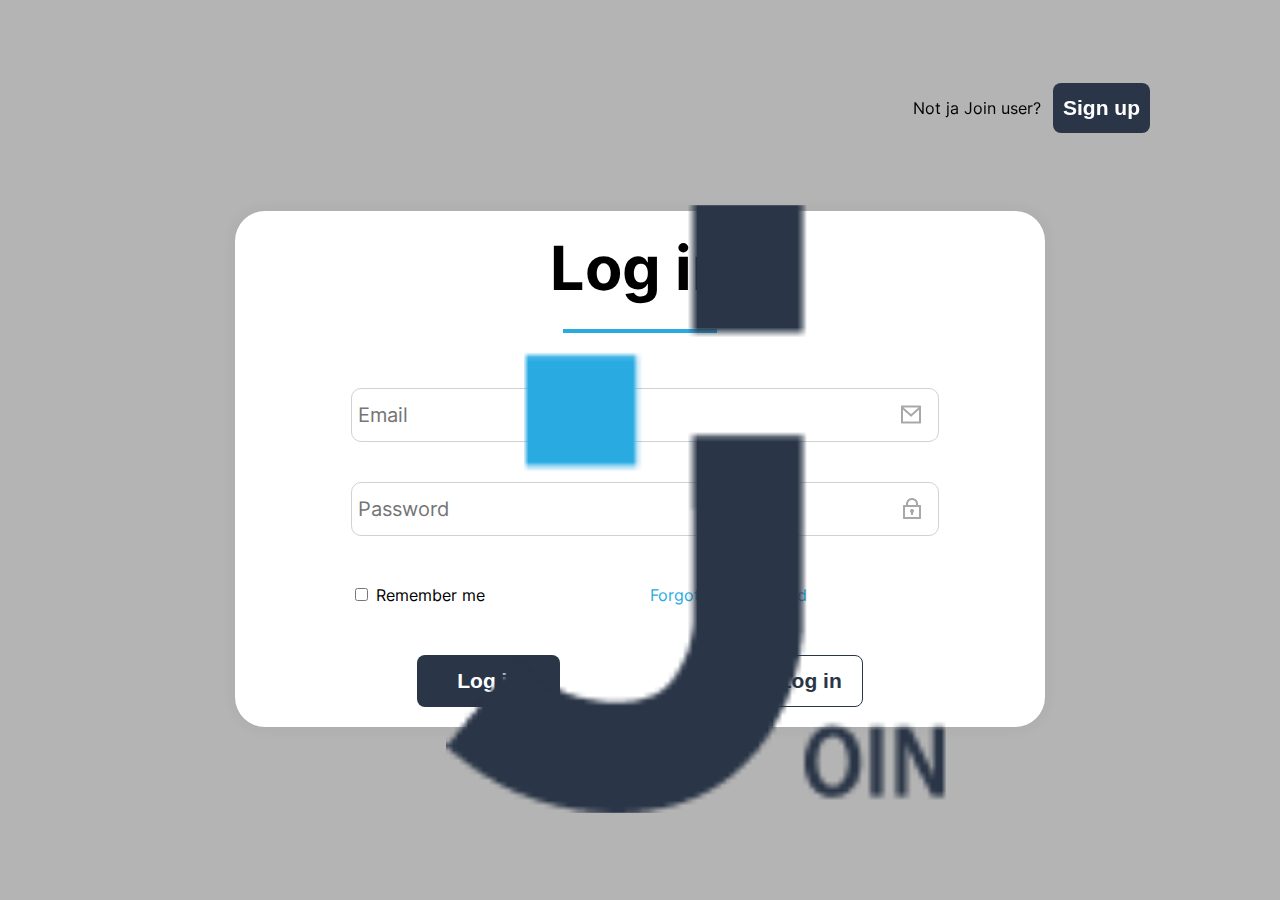
<file: index.html>
<!DOCTYPE html>
<html lang="en">
<head>
    <meta charset="UTF-8">
    <meta http-equiv="X-UA-Compatible" content="IE=edge">
    <meta name="viewport" content="width=device-width, initial-scale=1.0">
    <title>Join</title>
    <script src="./mini_backend.js"></script>
    <script src="./script.js"></script>
    <link rel="stylesheet" href="./assets/templates/login.html">
    
</head>
<body onload=" location.replace('./assets/templates/login.html')">
</body>
</html>
</file>
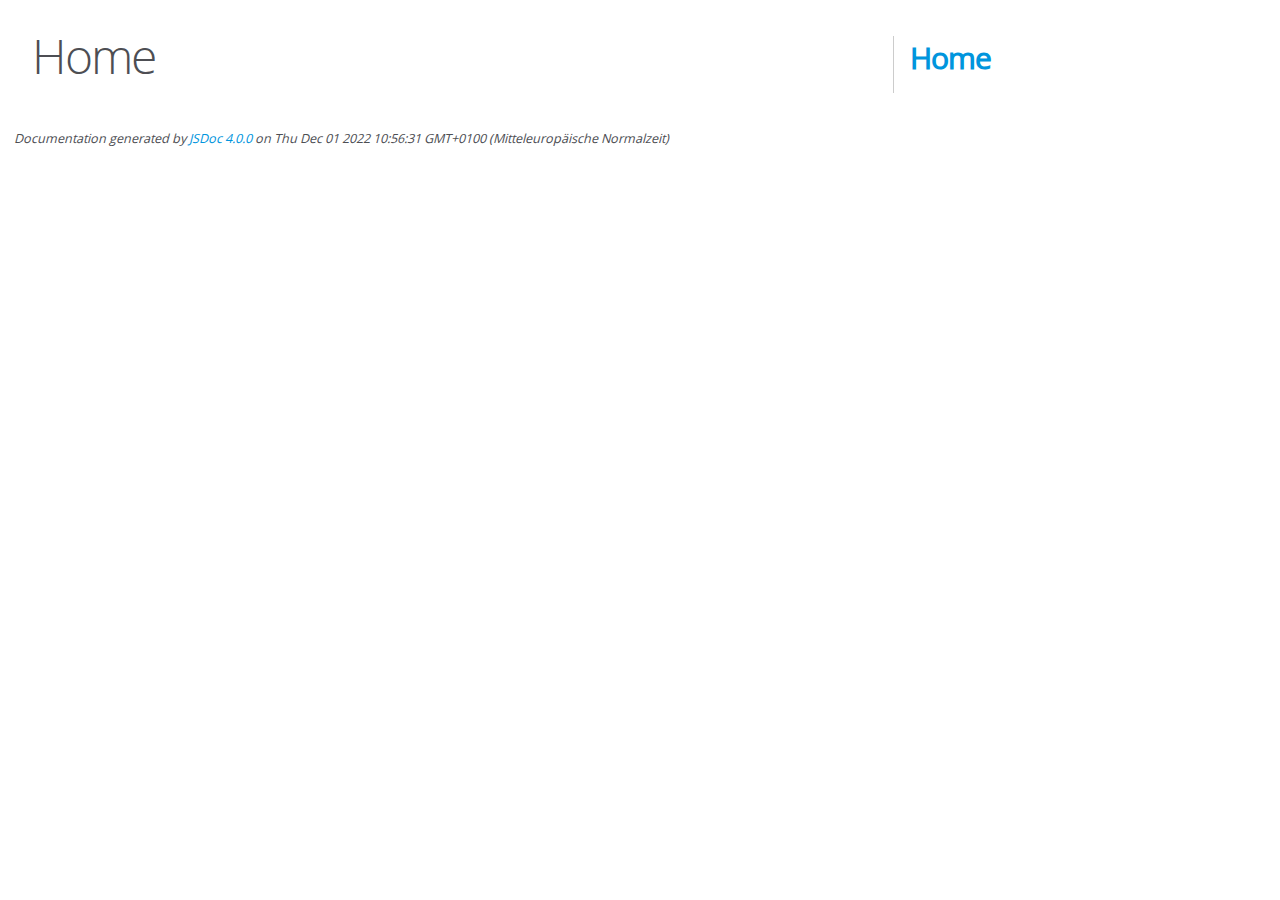
<file: out/index.html>
<!DOCTYPE html>
<html lang="en">
<head>
    <meta charset="utf-8">
    <title>JSDoc: Home</title>

    <script src="scripts/prettify/prettify.js"> </script>
    <script src="scripts/prettify/lang-css.js"> </script>
    <!--[if lt IE 9]>
      <script src="//html5shiv.googlecode.com/svn/trunk/html5.js"></script>
    <![endif]-->
    <link type="text/css" rel="stylesheet" href="styles/prettify-tomorrow.css">
    <link type="text/css" rel="stylesheet" href="styles/jsdoc-default.css">
</head>

<body>

<div id="main">

    <h1 class="page-title">Home</h1>

    



    


    <h3> </h3>










    









</div>

<nav>
    <h2><a href="index.html">Home</a></h2>
</nav>

<br class="clear">

<footer>
    Documentation generated by <a href="https://github.com/jsdoc/jsdoc">JSDoc 4.0.0</a> on Thu Dec 01 2022 10:56:31 GMT+0100 (Mitteleuropäische Normalzeit)
</footer>

<script> prettyPrint(); </script>
<script src="scripts/linenumber.js"> </script>
</body>
</html>
</file>
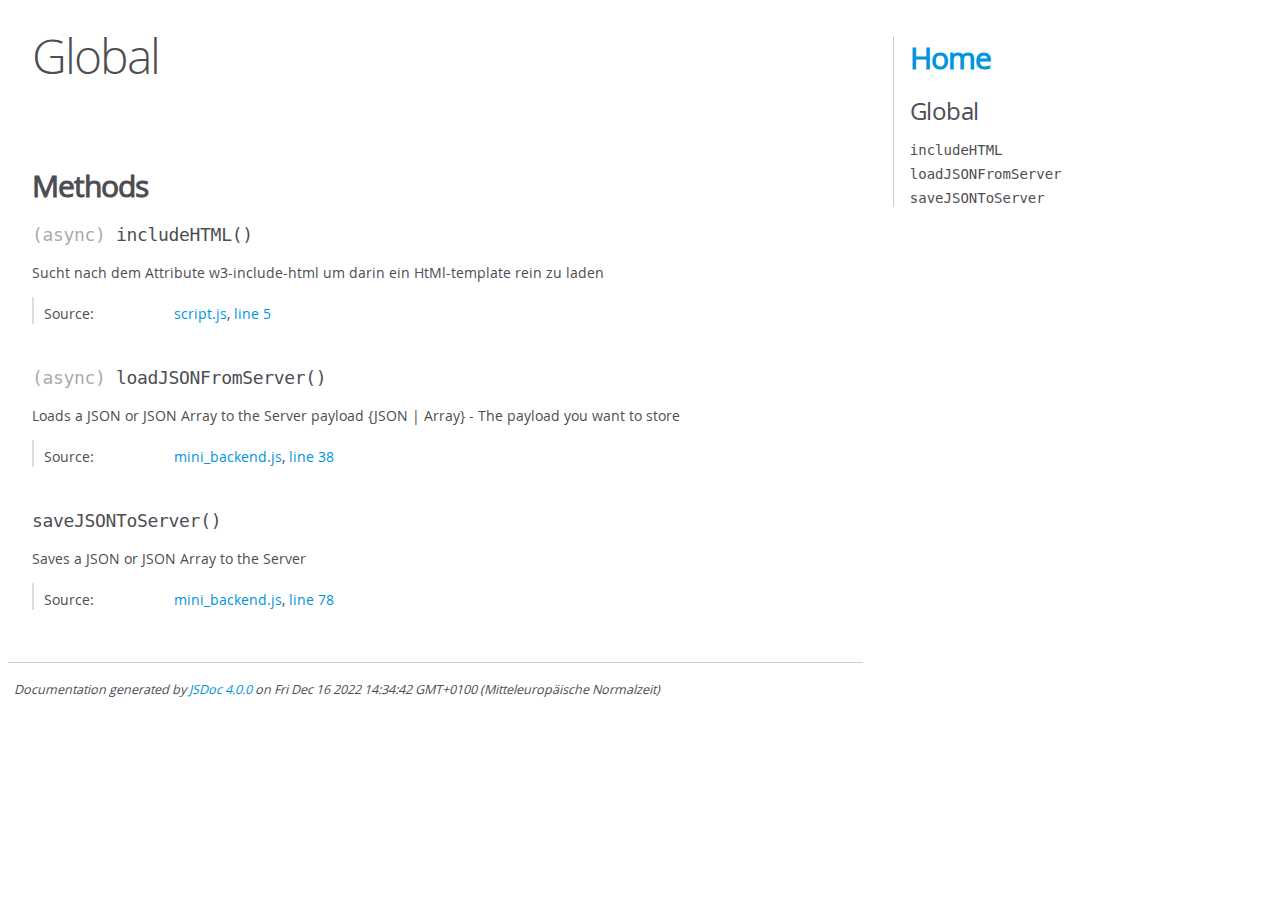
<file: out/global.html>
<!DOCTYPE html>
<html lang="en">
<head>
    <meta charset="utf-8">
    <title>JSDoc: Global</title>

    <script src="scripts/prettify/prettify.js"> </script>
    <script src="scripts/prettify/lang-css.js"> </script>
    <!--[if lt IE 9]>
      <script src="//html5shiv.googlecode.com/svn/trunk/html5.js"></script>
    <![endif]-->
    <link type="text/css" rel="stylesheet" href="styles/prettify-tomorrow.css">
    <link type="text/css" rel="stylesheet" href="styles/jsdoc-default.css">
</head>

<body>

<div id="main">

    <h1 class="page-title">Global</h1>

    




<section>

<header>
    
        <h2></h2>
        
    
</header>

<article>
    <div class="container-overview">
    
        

        


<dl class="details">

    

    

    

    

    

    

    

    

    

    

    

    

    

    

    

    
</dl>


        
    
    </div>

    

    

    

    

    

    

    

    
        <h3 class="subsection-title">Methods</h3>

        
            

    

    
    <h4 class="name" id="includeHTML"><span class="type-signature">(async) </span>includeHTML<span class="signature">()</span><span class="type-signature"></span></h4>
    

    



<div class="description">
    Sucht nach dem Attribute w3-include-html um darin ein HtMl-template rein zu laden
</div>













<dl class="details">

    

    

    

    

    

    

    

    

    

    

    

    

    
    <dt class="tag-source">Source:</dt>
    <dd class="tag-source"><ul class="dummy"><li>
        <a href="script.js.html">script.js</a>, <a href="script.js.html#line5">line 5</a>
    </li></ul></dd>
    

    

    

    
</dl>




















        
            

    

    
    <h4 class="name" id="loadJSONFromServer"><span class="type-signature">(async) </span>loadJSONFromServer<span class="signature">()</span><span class="type-signature"></span></h4>
    

    



<div class="description">
    Loads a JSON or JSON Array to the Server
payload {JSON | Array} - The payload you want to store
</div>













<dl class="details">

    

    

    

    

    

    

    

    

    

    

    

    

    
    <dt class="tag-source">Source:</dt>
    <dd class="tag-source"><ul class="dummy"><li>
        <a href="mini_backend.js.html">mini_backend.js</a>, <a href="mini_backend.js.html#line38">line 38</a>
    </li></ul></dd>
    

    

    

    
</dl>




















        
            

    

    
    <h4 class="name" id="saveJSONToServer"><span class="type-signature"></span>saveJSONToServer<span class="signature">()</span><span class="type-signature"></span></h4>
    

    



<div class="description">
    Saves a JSON or JSON Array to the Server
</div>













<dl class="details">

    

    

    

    

    

    

    

    

    

    

    

    

    
    <dt class="tag-source">Source:</dt>
    <dd class="tag-source"><ul class="dummy"><li>
        <a href="mini_backend.js.html">mini_backend.js</a>, <a href="mini_backend.js.html#line78">line 78</a>
    </li></ul></dd>
    

    

    

    
</dl>




















        
    

    

    
</article>

</section>




</div>

<nav>
    <h2><a href="index.html">Home</a></h2><h3>Global</h3><ul><li><a href="global.html#includeHTML">includeHTML</a></li><li><a href="global.html#loadJSONFromServer">loadJSONFromServer</a></li><li><a href="global.html#saveJSONToServer">saveJSONToServer</a></li></ul>
</nav>

<br class="clear">

<footer>
    Documentation generated by <a href="https://github.com/jsdoc/jsdoc">JSDoc 4.0.0</a> on Fri Dec 16 2022 14:34:42 GMT+0100 (Mitteleuropäische Normalzeit)
</footer>

<script> prettyPrint(); </script>
<script src="scripts/linenumber.js"> </script>
</body>
</html>
</file>
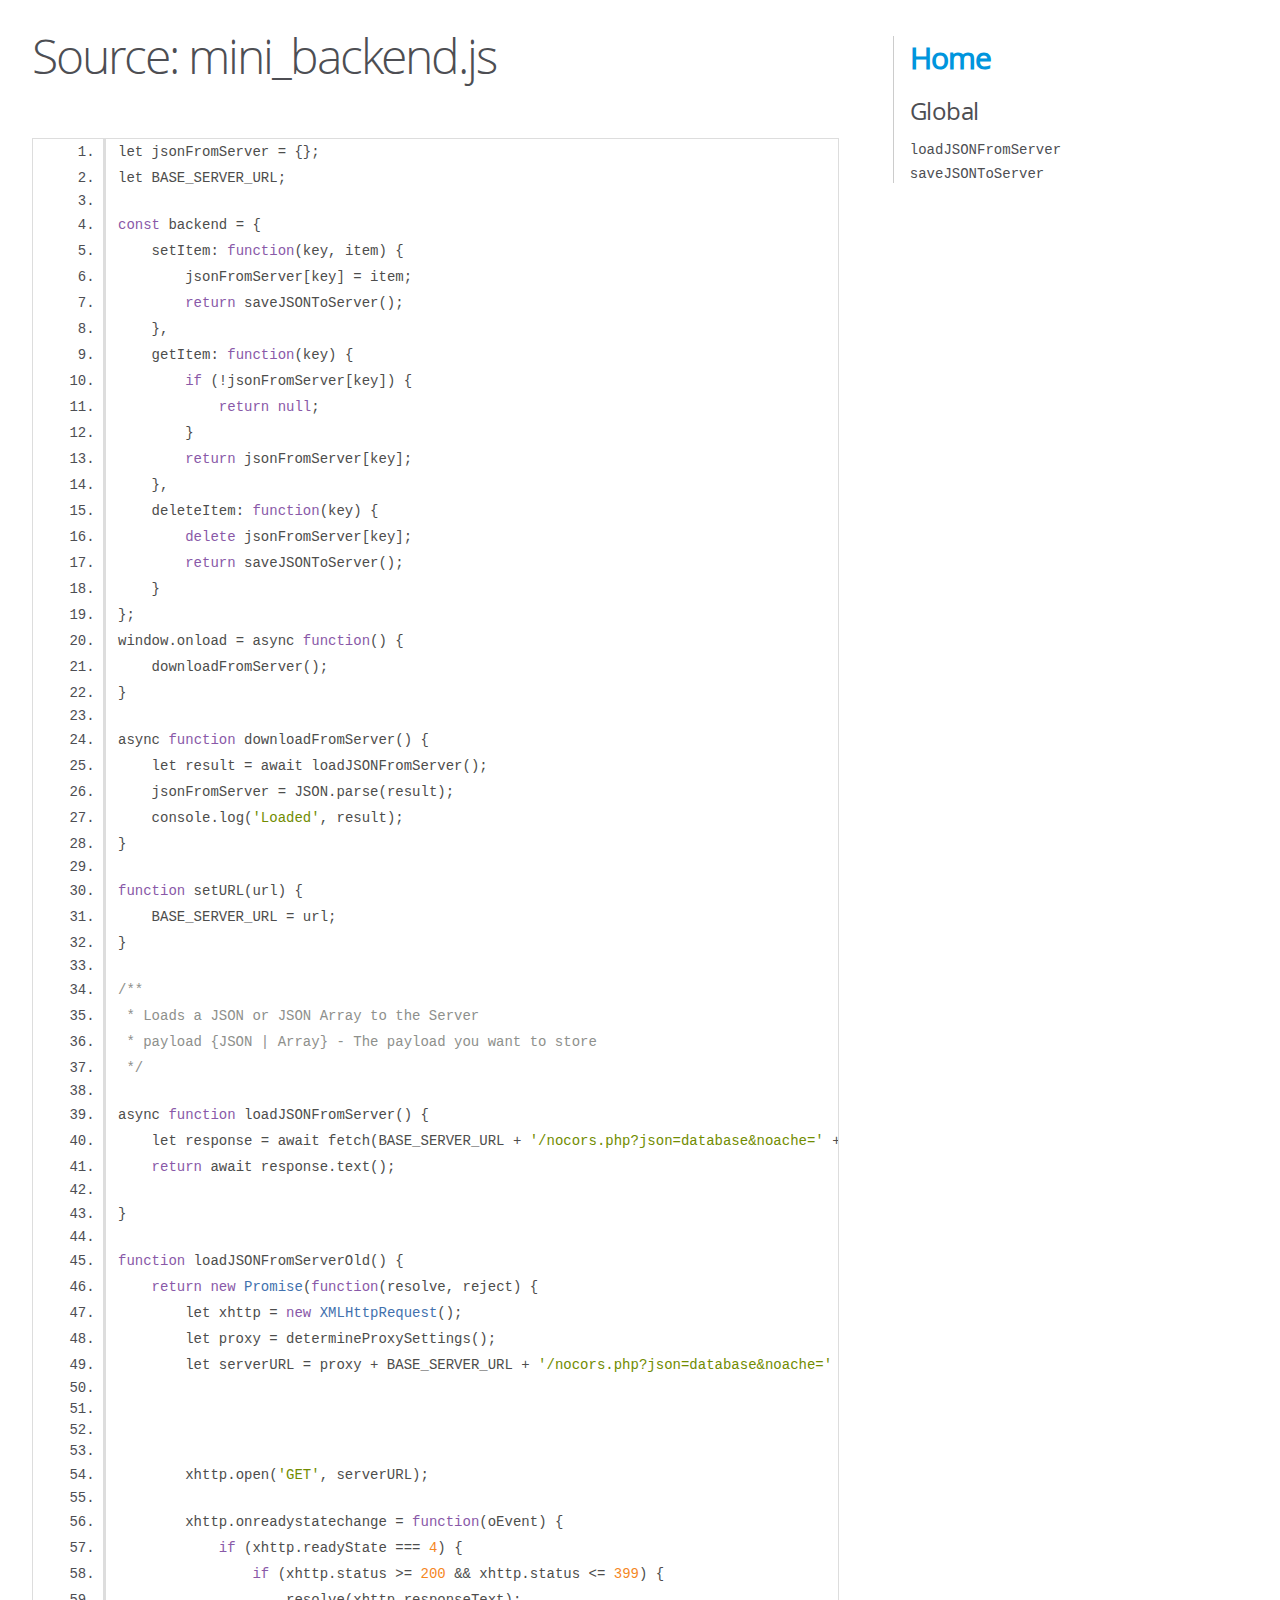
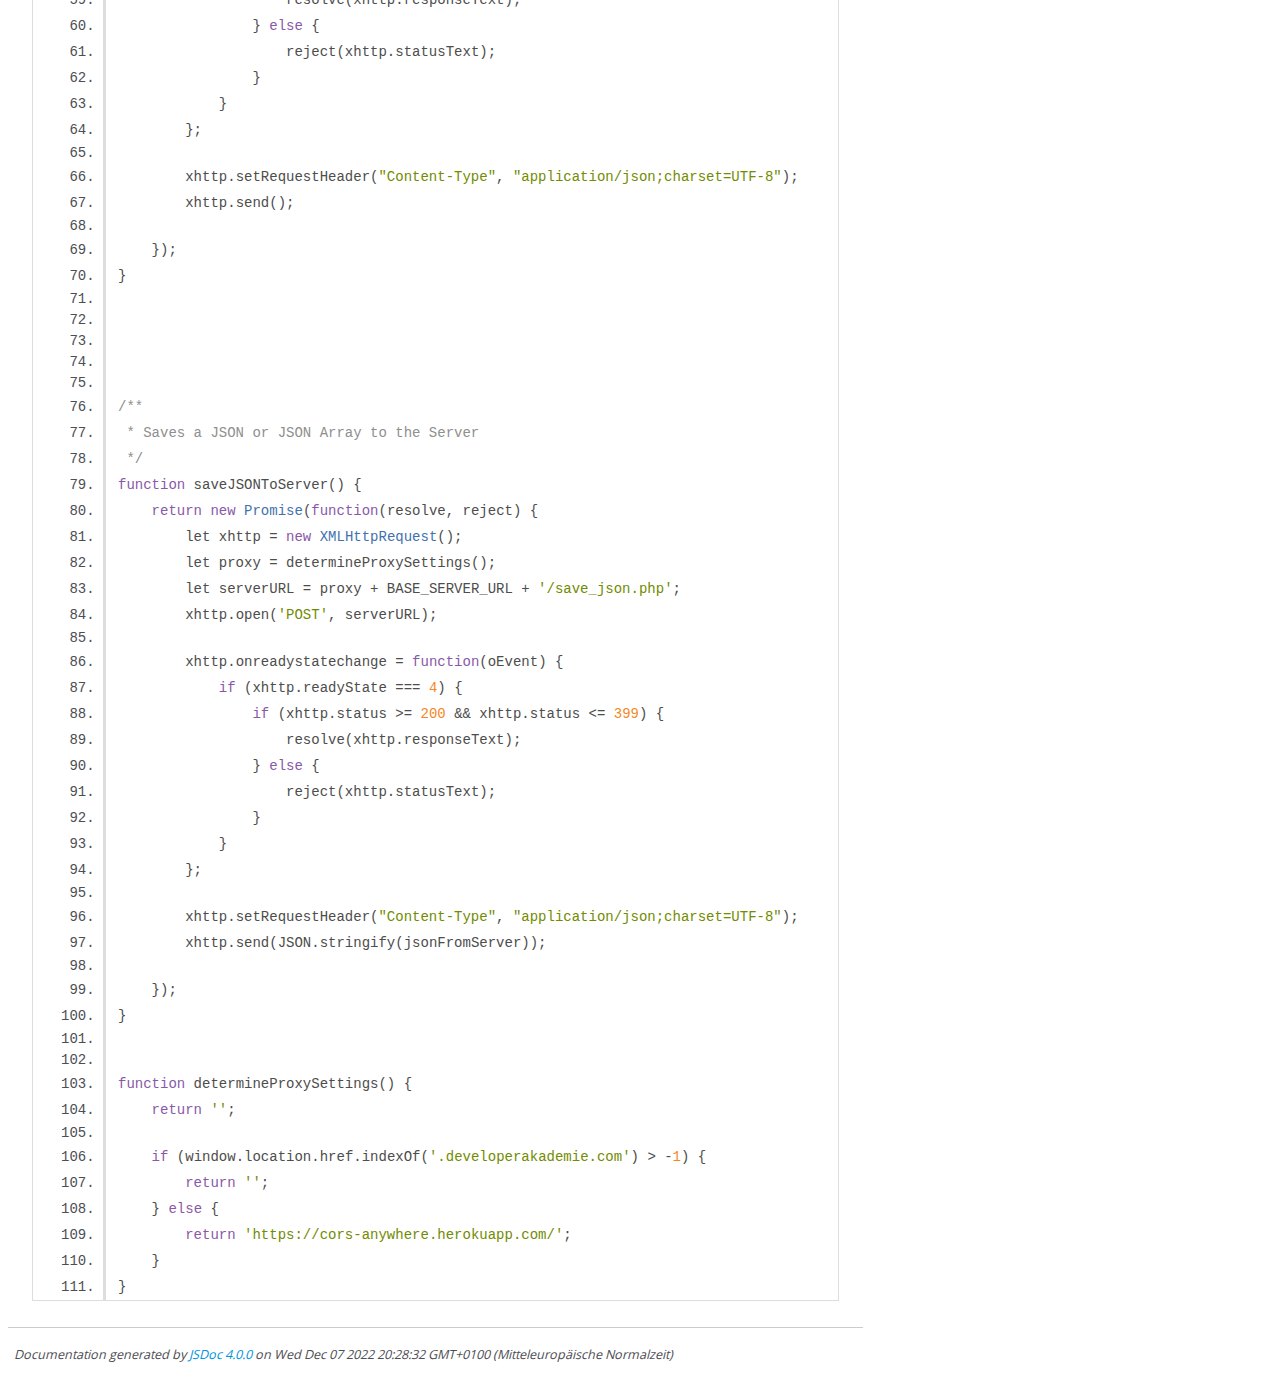
<file: out/mini_backend.js.html>
<!DOCTYPE html>
<html lang="en">
<head>
    <meta charset="utf-8">
    <title>JSDoc: Source: mini_backend.js</title>

    <script src="scripts/prettify/prettify.js"> </script>
    <script src="scripts/prettify/lang-css.js"> </script>
    <!--[if lt IE 9]>
      <script src="//html5shiv.googlecode.com/svn/trunk/html5.js"></script>
    <![endif]-->
    <link type="text/css" rel="stylesheet" href="styles/prettify-tomorrow.css">
    <link type="text/css" rel="stylesheet" href="styles/jsdoc-default.css">
</head>

<body>

<div id="main">

    <h1 class="page-title">Source: mini_backend.js</h1>

    



    
    <section>
        <article>
            <pre class="prettyprint source linenums"><code>let jsonFromServer = {};
let BASE_SERVER_URL;

const backend = {
    setItem: function(key, item) {
        jsonFromServer[key] = item;
        return saveJSONToServer();
    },
    getItem: function(key) {
        if (!jsonFromServer[key]) {
            return null;
        }
        return jsonFromServer[key];
    },
    deleteItem: function(key) {
        delete jsonFromServer[key];
        return saveJSONToServer();
    }
};
window.onload = async function() {
    downloadFromServer();
}

async function downloadFromServer() {
    let result = await loadJSONFromServer();
    jsonFromServer = JSON.parse(result);
    console.log('Loaded', result);
}

function setURL(url) {
    BASE_SERVER_URL = url;
}

/**
 * Loads a JSON or JSON Array to the Server
 * payload {JSON | Array} - The payload you want to store
 */

async function loadJSONFromServer() {
    let response = await fetch(BASE_SERVER_URL + '/nocors.php?json=database&amp;noache=' + (new Date().getTime()));
    return await response.text();

}

function loadJSONFromServerOld() {
    return new Promise(function(resolve, reject) {
        let xhttp = new XMLHttpRequest();
        let proxy = determineProxySettings();
        let serverURL = proxy + BASE_SERVER_URL + '/nocors.php?json=database&amp;noache=' + (new Date().getTime());




        xhttp.open('GET', serverURL);

        xhttp.onreadystatechange = function(oEvent) {
            if (xhttp.readyState === 4) {
                if (xhttp.status >= 200 &amp;&amp; xhttp.status &lt;= 399) {
                    resolve(xhttp.responseText);
                } else {
                    reject(xhttp.statusText);
                }
            }
        };

        xhttp.setRequestHeader("Content-Type", "application/json;charset=UTF-8");
        xhttp.send();

    });
}





/**
 * Saves a JSON or JSON Array to the Server
 */
function saveJSONToServer() {
    return new Promise(function(resolve, reject) {
        let xhttp = new XMLHttpRequest();
        let proxy = determineProxySettings();
        let serverURL = proxy + BASE_SERVER_URL + '/save_json.php';
        xhttp.open('POST', serverURL);

        xhttp.onreadystatechange = function(oEvent) {
            if (xhttp.readyState === 4) {
                if (xhttp.status >= 200 &amp;&amp; xhttp.status &lt;= 399) {
                    resolve(xhttp.responseText);
                } else {
                    reject(xhttp.statusText);
                }
            }
        };

        xhttp.setRequestHeader("Content-Type", "application/json;charset=UTF-8");
        xhttp.send(JSON.stringify(jsonFromServer));

    });
}


function determineProxySettings() {
    return '';

    if (window.location.href.indexOf('.developerakademie.com') > -1) {
        return '';
    } else {
        return 'https://cors-anywhere.herokuapp.com/';
    }
}
</code></pre>
        </article>
    </section>




</div>

<nav>
    <h2><a href="index.html">Home</a></h2><h3>Global</h3><ul><li><a href="global.html#loadJSONFromServer">loadJSONFromServer</a></li><li><a href="global.html#saveJSONToServer">saveJSONToServer</a></li></ul>
</nav>

<br class="clear">

<footer>
    Documentation generated by <a href="https://github.com/jsdoc/jsdoc">JSDoc 4.0.0</a> on Wed Dec 07 2022 20:28:32 GMT+0100 (Mitteleuropäische Normalzeit)
</footer>

<script> prettyPrint(); </script>
<script src="scripts/linenumber.js"> </script>
</body>
</html>
</file>
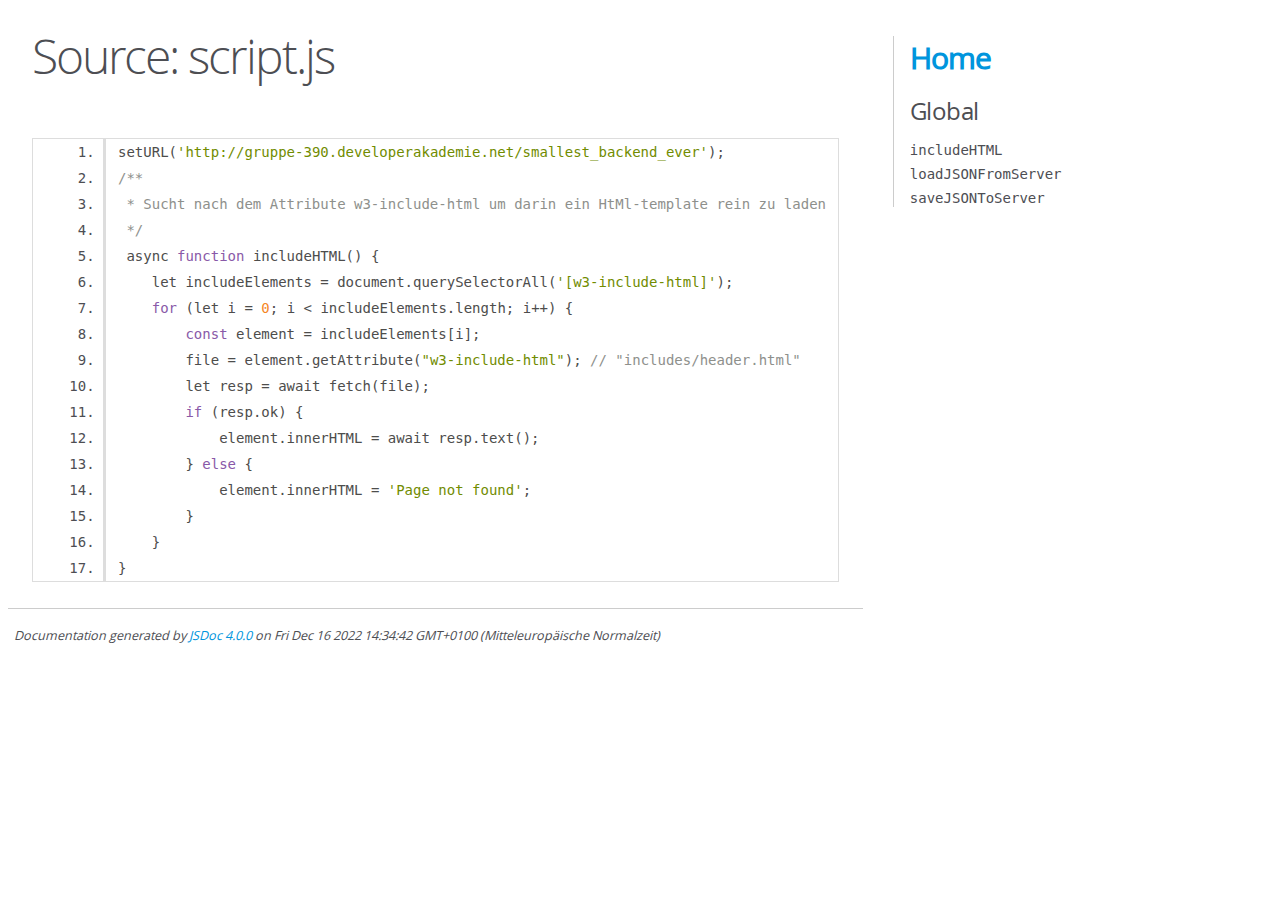
<file: out/script.js.html>
<!DOCTYPE html>
<html lang="en">
<head>
    <meta charset="utf-8">
    <title>JSDoc: Source: script.js</title>

    <script src="scripts/prettify/prettify.js"> </script>
    <script src="scripts/prettify/lang-css.js"> </script>
    <!--[if lt IE 9]>
      <script src="//html5shiv.googlecode.com/svn/trunk/html5.js"></script>
    <![endif]-->
    <link type="text/css" rel="stylesheet" href="styles/prettify-tomorrow.css">
    <link type="text/css" rel="stylesheet" href="styles/jsdoc-default.css">
</head>

<body>

<div id="main">

    <h1 class="page-title">Source: script.js</h1>

    



    
    <section>
        <article>
            <pre class="prettyprint source linenums"><code>setURL('http://gruppe-390.developerakademie.net/smallest_backend_ever');
/**
 * Sucht nach dem Attribute w3-include-html um darin ein HtMl-template rein zu laden
 */
 async function includeHTML() {
    let includeElements = document.querySelectorAll('[w3-include-html]');
    for (let i = 0; i &lt; includeElements.length; i++) {
        const element = includeElements[i];
        file = element.getAttribute("w3-include-html"); // "includes/header.html"
        let resp = await fetch(file);
        if (resp.ok) {
            element.innerHTML = await resp.text();
        } else {
            element.innerHTML = 'Page not found';
        }
    }
}</code></pre>
        </article>
    </section>




</div>

<nav>
    <h2><a href="index.html">Home</a></h2><h3>Global</h3><ul><li><a href="global.html#includeHTML">includeHTML</a></li><li><a href="global.html#loadJSONFromServer">loadJSONFromServer</a></li><li><a href="global.html#saveJSONToServer">saveJSONToServer</a></li></ul>
</nav>

<br class="clear">

<footer>
    Documentation generated by <a href="https://github.com/jsdoc/jsdoc">JSDoc 4.0.0</a> on Fri Dec 16 2022 14:34:42 GMT+0100 (Mitteleuropäische Normalzeit)
</footer>

<script> prettyPrint(); </script>
<script src="scripts/linenumber.js"> </script>
</body>
</html>
</file>
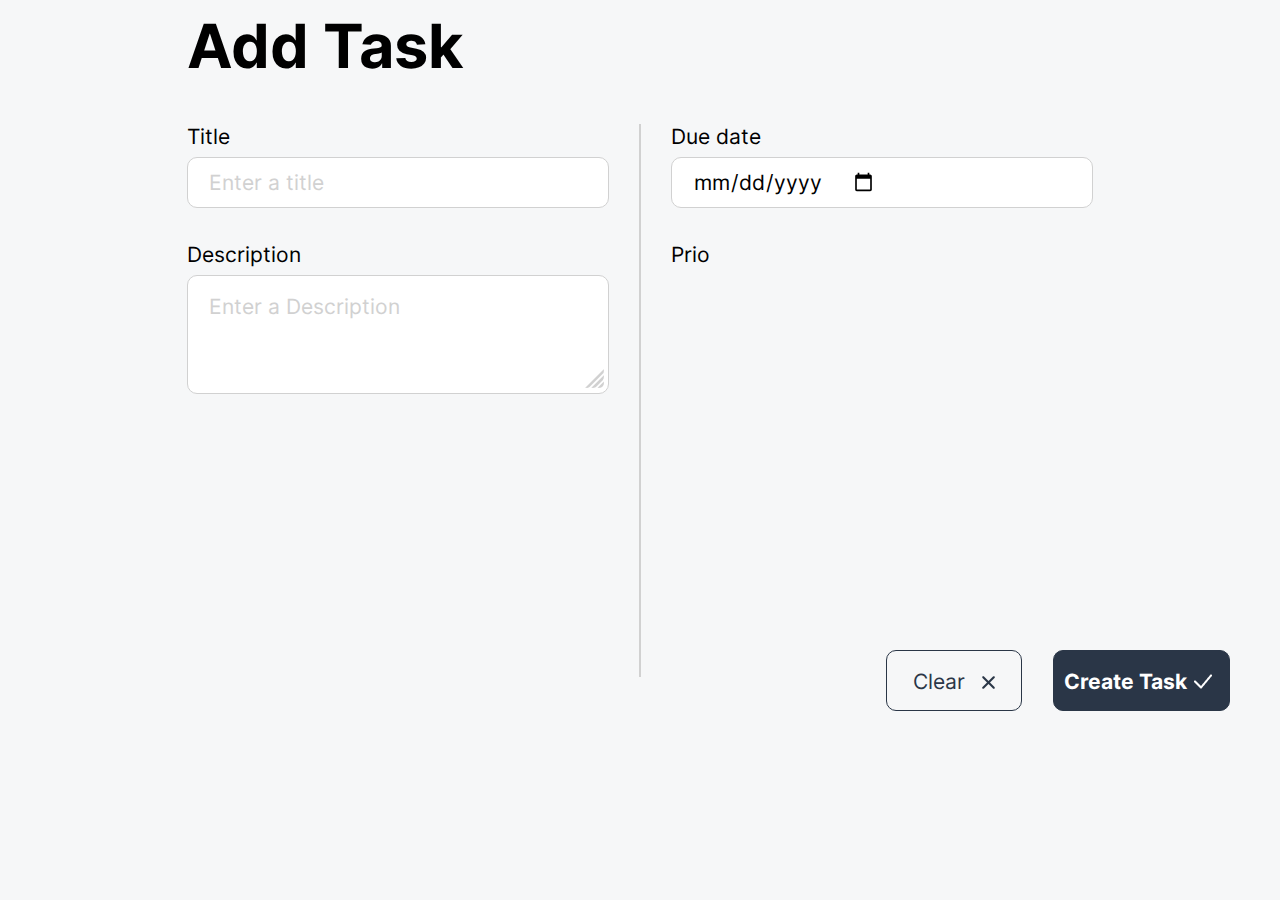
<file: assets/templates/add_task.html>
<!DOCTYPE html>
<html lang="en">

<head>
    <meta charset="UTF-8">
    <meta http-equiv="X-UA-Compatible" content="IE=edge">
    <meta name="viewport" content="width=device-width, initial-scale=1.0">
    <link rel="icon" type="image/x-icon" href="../img/favicon.ico">
    <link rel="stylesheet" href="../../css/fonts.css">
    <link rel="stylesheet" href="../../css/add_task.css">
    <script src="../../js/add_task.js"></script>
    <script src="../../js/templates/add_task_templates.js"></script>
    <script src="../../mini_backend.js"></script>

    <title>add_task</title>

</head>

<body onload="initAddTask()">

    <div class="addTaskContainer">
        <div class="contentContainer">
            <div class="mobile_header_headline d-none">Kanban Project Management Tool</div>
            <h1>Add Task</h1>
            <form id="form" class="formValidation" onsubmit="checkForm(); return false">
                <div class="addTask">
                    <div class="addTaskLeftSide">
                        <div class="titleToAssigned">
                            <div class="title">
                                <p>Title</p>
                                <input minlength="1" type="text" placeholder="Enter a title" id="headline" required>
                            </div>
                            <div class="description">
                                <p>Description</p>
                                <textarea minlength="1" type="text" placeholder="Enter a Description" id="desc"
                                    required></textarea>
                            </div>

                            <div class="category" id="cat"></div>
                            <div class="categoryColors d-none" id="categoryColors"></div>

                            <div class="categoryAssigned" id="assigned"></div>

                        </div>
                    </div>

                    <div class="borderLine"></div>

                    <div class="dateToButtons" id="dateButtons">

                        <div class="dueDate">
                            <p>Due date</p>
                            <input id="dueDate" type="date" required>
                        </div>

                        <div class="prio">
                            <p>Prio</p>
                            <div class="prioButtons" id="prioButtons"></div>
                        </div>

                        <div class="subtasksContent" id="subs"></div>

                        <div class="clearAndCreate">
                            <button type="button" class="clear" onclick="clearFields()">Clear<input class="cross"
                                    type="checkbox"></button>
                            <button class="create"><img src="../../assets/img/add_task_img/hook.png" alt=""></button>
                        </div>
                    </div>
                </div>
            </form>
        </div>
    </div>

</body>

</html>
</file>
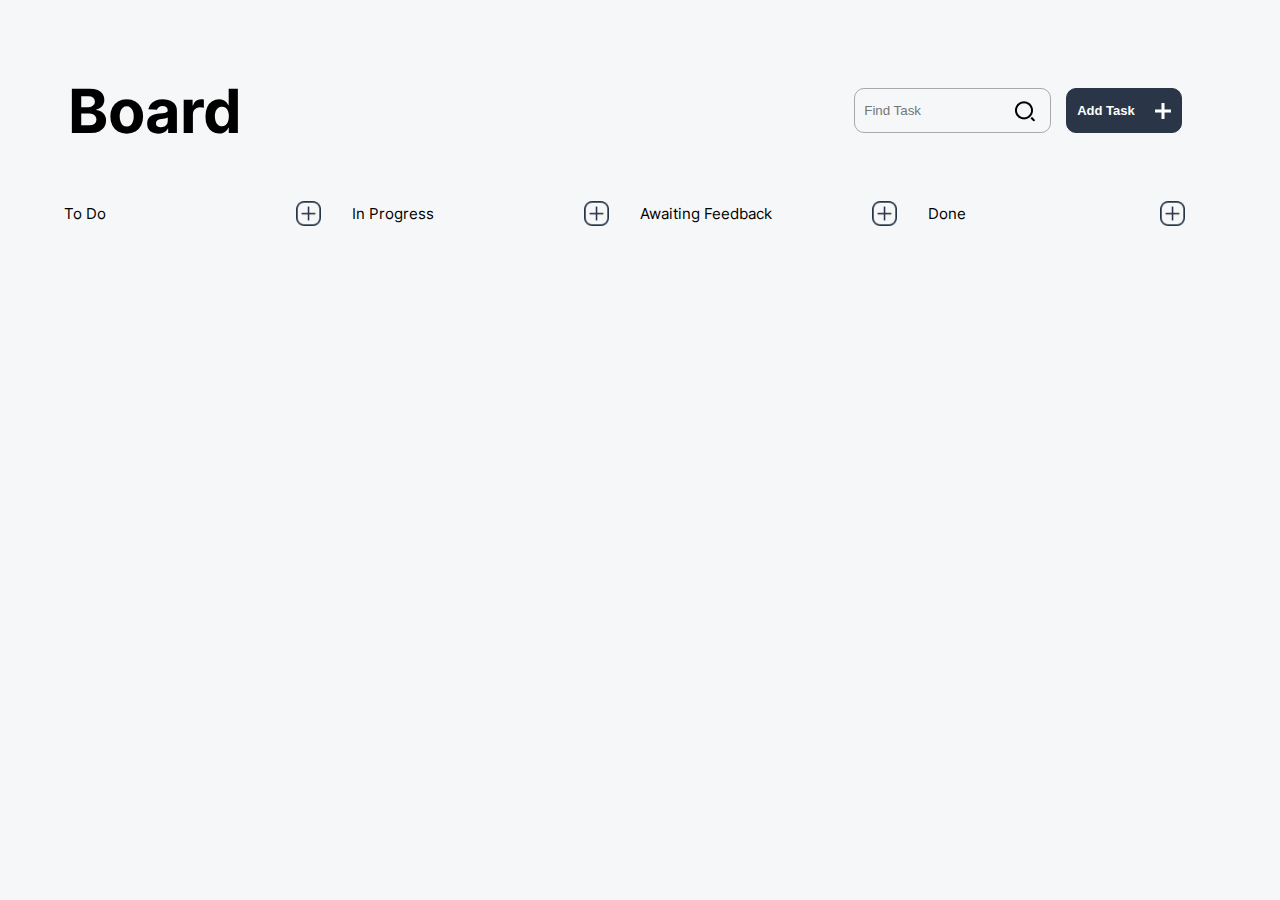
<file: assets/templates/board.html>
<!DOCTYPE html>
<html lang="en">

<head>
    <meta charset="UTF-8">
    <meta http-equiv="X-UA-Compatible" content="IE=edge">
    <meta name="viewport" content="width=device-width, initial-scale=1.0">
    <link rel="icon" type="image/x-icon" href="../img/favicon.ico">
    <link rel="stylesheet" href="../../css/board.css">
    <link rel="stylesheet" href="../../css/fonts.css">
    <link rel="stylesheet" href="../../css/add_task.css">
    <script src="../../js/board.js"></script>
    <script src="../../js/templates/board-templates.js"></script>
    <script src="../../js/add_task.js"></script>
    <script src="../../mini_backend.js"></script>

    <title>Board</title>
</head>

<body onload="initBoard()">
    <div id="addOpenTask" class="addOpenTask d-none" onclick="closeAddTask(); closeOpenTask()">
        <div id="openTask" class="openTask d-none" onclick="save(event)">
        </div>
        <div class="addNewTask d-none" id="addNewTask" onclick="save(event)">
        </div>
    </div>

    


    <div class="container" id="container">
        <div class="header_headline_responsive"><span>Kanban Project Management Tool</span></div>
        <div class="headlineAddTasks">
            <h1>Board</h1>
            <div class="inputAndButton">
                <input placeholder="Find Task" id="search" onkeyup="filterBoard()"
                    src="../img/board_img/magnifying-glass.png   ">
                <div>
                    <button class="buttonAndText" onclick="addNewTask('todo')">
                        <p id="toBeReplaced">Add Task</p>
                        <img id="addButton" src="../img/board_img/plus-button-white.png">
                    </button>
                </div>
            </div>
        </div>
        <div class="taskSection">
            <div class="tasks" id="theTasks">
                <div class="status">
                    <p>To Do</p>
                    <img src="../img/board_img/plus-btn.png" id="plus" onclick="addNewTask('todo')">

                </div>
                <div class="dragArea" id="todo" ondrop="moveTo('todo'); removeHighlight('todo')"
                    ondragleave="removeHighlight('todo')" ondragover="allowDrop(event); highlight('todo')">

                </div>
            </div>

            <div class="tasks">
                <div class="status">
                    <p>In Progress</p>
                    <img src="../img/board_img/plus-btn.png" id="plus" onclick="addNewTask('progress')">
                </div>

                <div class="dragArea" id="inProgress" ondrop="moveTo('progress'); removeHighlight('inProgress')"
                    ondragleave="removeHighlight('inProgress')" ondragover="allowDrop(event); highlight('inProgress')">

                </div>
            </div>
            <div class="tasks">
                <div class="status">
                    <p>Awaiting Feedback</p>
                    <img src="../img/board_img/plus-btn.png" id="plus" onclick="addNewTask('feedback')">
                </div>

                <div class="dragArea" id="awaitingFeedback"
                    ondrop="moveTo('feedback'); removeHighlight('awaitingFeedback')"
                    ondragleave="removeHighlight('awaitingFeedback')"
                    ondragover="allowDrop(event); highlight('awaitingFeedback')">

                </div>
            </div>
            <div class="tasks">
                <div class="status">
                    <p>Done</p>
                    <img src="../img/board_img/plus-btn.png" id="plus" onclick="addNewTask('done')">
                </div>

                <div class="dragArea" id="done" ondrop="moveTo('done'); removeHighlight('done')"
                    ondragleave="removeHighlight('done')" ondragover="allowDrop(event); highlight('done')">

                </div>
            </div>
        </div>

</body>

</html>
</file>
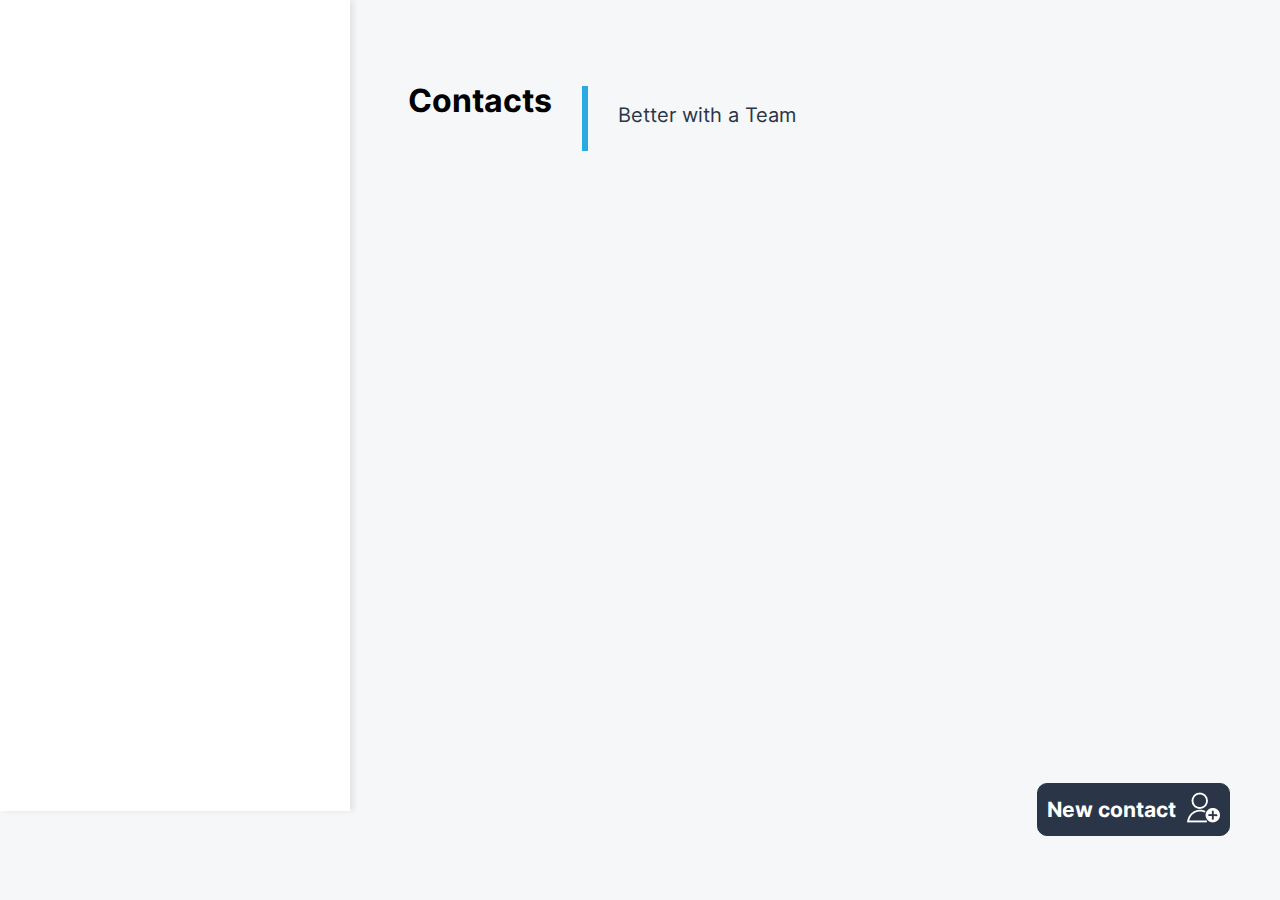
<file: assets/templates/contacts.html>
<!DOCTYPE html>
<html lang="en">
  <head>
    <meta charset="UTF-8" />
    <meta http-equiv="X-UA-Compatible" content="IE=edge" />
    <meta name="viewport" content="width=device-width, initial-scale=1.0" />
  
    <link rel="stylesheet" href="../../css/fonts.css">
    <link rel="stylesheet" href="../../css/board.css">
    <link rel="stylesheet" href="../../css/add_task.css">
    <link rel="stylesheet" href="../../css/style-contact.css">
    <script src="../../mini_backend.js"></script>
    <script src="../../js/contact.js"></script>
    <script src="../../js/templates/contact-templates.js"></script>  
    <script src="../../js/board.js"></script>
    <script src="../../js/templates/board-templates.js"></script>
    <script src="../../js/add_task.js"></script>

    
    <title>Join - contacts</title>
  </head>
  <body class="body-contact" onload="initContacts()">

    <div id="addOpenTask" class="addOpenTask d-none">
      <div id="openTask" class="openTask d-none">
      </div>
      <div class="addNewTask d-none" id="addNewTask">
      </div>
    </div>

    <div id="lightboxAddContact" class="lightbox-add-contact d-none">
      <div class="lightbox-container">
        <div class="lightbox-container-left">
          <div class="contact-close-mobile d-none">
            <div class="lightbox-input-pos-close-mobile" onclick="HideNewContactContainer()">X</div>
          </div>
          <div><img src="../../assets/img/menu-img/menu-logo.svg" alt=""></div>
          <h1>Add contact</h1>
          <p>Tasks are better with a team</p>
          <div class="underline"></div>
        </div>
        <div class="lightbox-container-right">
          <div class="lightbox-img">
            <div><img src="../../assets/img/contact-img/user-line.png" alt="" srcset=""></div>
          </div>
            <div class="lightbox-input-pos">
              <div class="lightbox-input-pos-close" onclick="HideNewContactContainer()">X</div>
              <form action="" onsubmit="submitContact(); return false">
                <label id="info">&nbsp;</label>
                <input required id="AddName" placeholder="Name" type="text">
                <input required id="AddEmail" placeholder="Email" type="email">
                <input required id="AddNumber" placeholder="Phone" type="number">
              <div class="lightbox-btn">
                <button type="button" class="lightbox-btn-left" onclick="HideNewContactContainer()">Cancel x</button>
                <button class="lightbox-btn-right" onclick="">Create contact <img src="../../assets/img/contact-img/check.png" alt="" srcset=""></button>
              </div>
              </form>                
            </div>               
          </div>       
        </div>
      </div>
    </div>

    <div id="lightboxMobileContact" class="lightbox-mobile-contact"></div>
    <div id="lightboxEditContact" class="lightbox-edit-contact d-none"></div>

    <div class="container" id="container">
      <div class="container-mobile-btn">
        <div class="add-contact-btn-mobile d-none" onclick="showNewContactContainer()">
          <div class="add-contact-text-mobile">New contact</div>
          <div>
            <div><img src="../../assets/img/contact-img/add.icon.png" alt="" srcset=""></div>
          </div>
        </div>
      </div>  
      <div class="container-left" id="containerLeft">
        
        <div class="container-position" id="contactList"></div>       
    </div>

      <div id="containerRight" class="container-right">
        <div class="headline">
          <h1>Contacts</h1>
          <div></div>
          <h3>Better with a Team</h3>
        </div>
        <div class="add-contact-btn" onclick="showNewContactContainer()">
          <div class="add-contact-text">New contact</div>
          <div>
            <div><img src="../../assets/img/contact-img/add.icon.png" alt="" srcset=""></div> 
          </div>
        </div>
      </div>
  </body>
</html>
</file>
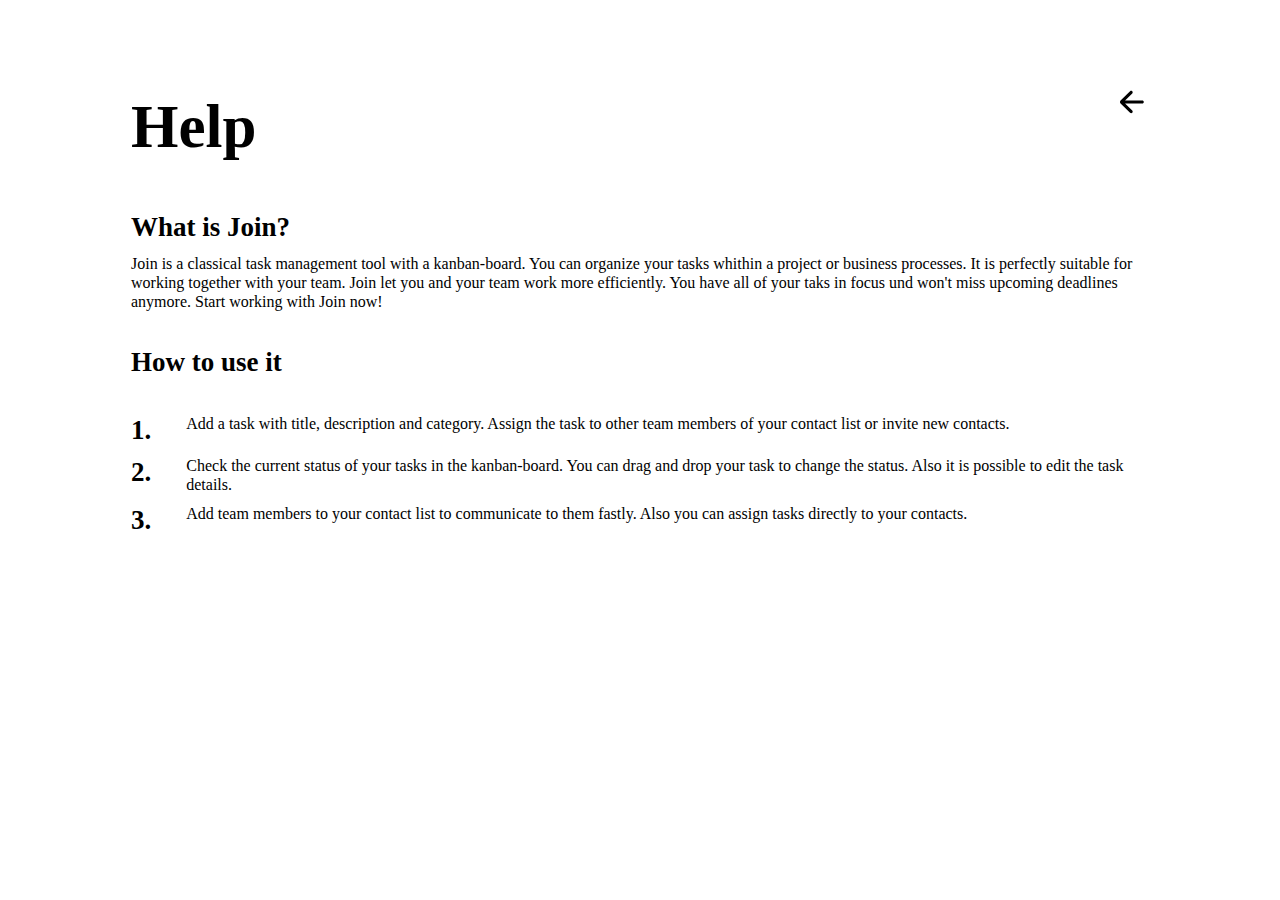
<file: assets/templates/help.html>
<!DOCTYPE html>
<html lang="en">

<head>
    <meta charset="UTF-8">
    <meta http-equiv="X-UA-Compatible" content="IE=edge">
    <meta name="viewport" content="width=device-width, initial-scale=1.0">
    <title>Document</title>

    <link rel="stylesheet" href="../../css/help.css">
</head>

<body>
    <div class="help">
        <div class="help_header">
            <div>Help</div>
            <img onclick="loadContent('summary')" src="../img/help-img/arrow.svg" alt="">
        </div>
        <div class="app_description">
            <div>What is Join?</div>
            <span>Join is a classical task management tool with a kanban-board. You can
                organize your tasks whithin a
                project or business processes. It is perfectly suitable for working together with your team. Join let
                you
                and your team work more efficiently. You have all of your taks in focus und won't miss upcoming
                deadlines
                anymore. Start working with Join now!</span>
        </div>
        <div class="how_to_use_it">
            <div class="how_to_use_it_headline">How to use it</div>
            <div class="how_to_use_it_content">
                <div class="how_to_use_it_steps">
                    <div>1.</div>
                    <span> Add a task with title, description and category. Assign the task to other team members of
                        your
                        contact list or invite new contacts.</span>
                </div>
                <div class="how_to_use_it_steps">
                    <div>2.</div>
                    <span>Check the current status of your tasks in the kanban-board. You can drag and drop your task to
                        change the status. Also it is possible to edit the task details.</span>
                </div>
                <div class="how_to_use_it_steps">
                    <div>3.</div>
                    <span> Add team members to your contact list to communicate to them fastly. Also you can assign
                        tasks
                        directly to your contacts.</span>
                </div>
            </div>
        </div>

    </div>
</body>

</html>
</file>
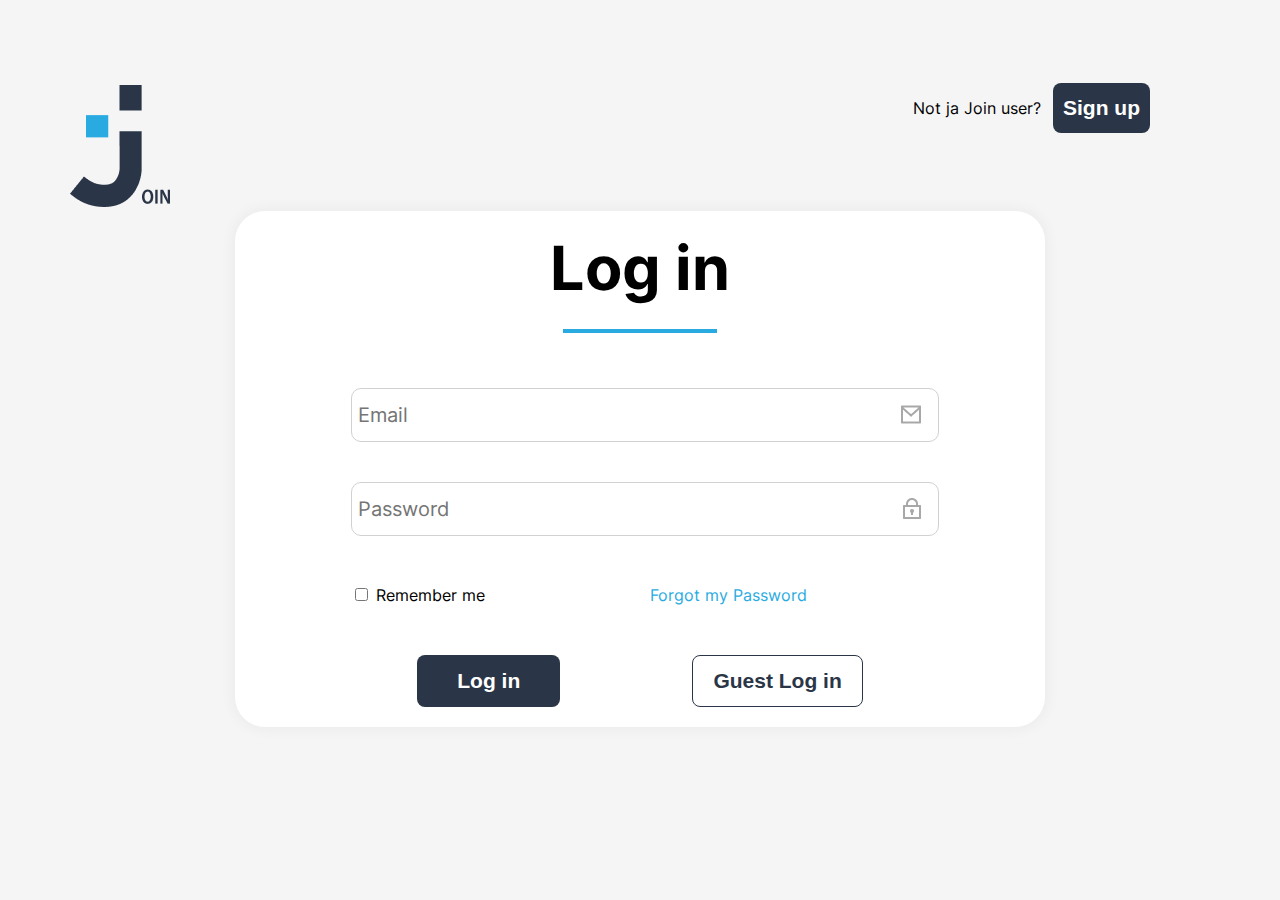
<file: assets/templates/login.html>
<!DOCTYPE html>
<html lang="en">

<head>
  <meta charset="UTF-8" />
  <meta http-equiv="X-UA-Compatible" content="IE=edge" />
  <meta name="viewport" content="width=device-width, initial-scale=1.0" />
  <link rel="icon" type="image/x-icon" href="../img/favicon.ico">
  <link rel="stylesheet" href="../../css/login.css" />
  <link rel="stylesheet" href="../../css/fonts.css" />
  <script src="../../mini_backend.js"></script>
  <script src="../../js/login.js"></script>
  <script src="../../js/templates/login-templates.js"></script>
  <title>Login</title>
</head>

<body onload="render()">
  
 

  <div class="lightbox d-none" id="lightboxReset">
    <span class="lightbox-reset">
      <p>You reset your password</p>
    </span>
  </div>

  <div class="lightbox d-none " id="lightboxEmail">
    <span class="lightbox-email">
      <p><img src="../../assets/img/login-img/SendCheck.png" alt="">An E-mail has been sent to you </p>
    </span>
  </div>

  <!-- CONTAINER FOR LOGIN SCREEN -->

  <div id="login" class="container">
    <div class="container-logo">
      <img class="login-logo" src="../../assets/img/contact-img/logo.png" alt="" srcset="" />
    </div>  
    <div class="container-login">
      <div class="container-up">
        <h1>Log in</h1>
        <div class="underline-login"></div>
      </div>

      <form class="container-input" onsubmit="checkLogin(); return false;">
        <div>
          <label id="loginWrong">&nbsp; </label>
          <input required id="loginEmail" type="email" name="" id="" placeholder="Email" />
          <input required id="loginPassword" type="password" placeholder="Password" />
        </div>  
        
        <div class="container-remember">
          <div>
            <input type="checkbox" id="remember" value="Boat" />
            <label for="remember"> Remember me</label>
          </div>  
          <p onclick="showForgotScreen()">Forgot my Password</p>
        </div>
        <div class="container-button">
          <button class="login-button">Log in</button>
          <button type="button" class="guest-button" onclick="saveCurrentUserAsGuest()">
            Guest Log in
          </button>
        </div>
      </form> 
    </div>
    <div class="button-signup">
      <p>Not ja Join user?</p>
      <button onclick="openSignUp()">Sign up</button>
    </div>
  </div>

  <!-- CONTAINER FOR SIGN UP SCREEN-->

  <div class="container-signup d-none" id="signUp">
    <div class="container-logo-signup">
      <img class="signup-logo" src="../../assets/img/contact-img/logo.png" alt="" srcset="" />
    </div>
    <div class="container-signup-middle">

      <div class="go-back-signup">
        <img onclick="backToLogin()" class="go-back" src="../../assets/img/login-img/Vector.png" alt="">
      </div>

      <div class="container-up-signup">
        <h1 class="signup-headline">Sign up</h1>
        <div class="underline-login"> </div>
      </div>

      <form class="container-input-signup" action="" onsubmit="submitUser(); return false;">
        <input required type="text" name="" id="signupName" placeholder="Name" />
        <input required type="email" name="" id="signupEmail" placeholder="Email" />
        <input  required type="password" id="signupPassword"placeholder="Password" />
        <div class="container-button-signup">
          <button class="login-button">Sign up</button>
        </div>
      </form>
      
    </div>
  </div>

  

  <!-- CONTAINER FOR FORGOT PASSWORD SCREEN -->

  <div class="container-signup d-none " id="forgot">
    
    <div class="container-logo-forgot">
      <img class="signup-logo" src="../../assets/img/contact-img/logo.png" alt="" srcset="" />
    </div>
    <div class="container-signup-middle-forgot">
      <div class="go-back-forgot-container">
        <img onclick="backToLogin()" class="go-back-forgot" src="../../assets/img/login-img/Vector.png" alt="">
      </div>
      <div class="container-up">
        <h1 class="forgot-headline">I forgot my password</h1>
        <div class="underline-login"> </div>
        <p class="forgot-text">Don't worry! We will send you an email with the instructions to reset your password.</p>
      </div>

      <form class="container-input-forgot" action="" onsubmit="sendEmailtoChangePassword(); return false;">
        <input class="forgot-input" required type="email" name="" id="forgotEmail" placeholder="Email" />
        <div class="container-button-signup">
          <button class="forgot-button">Send me the email</button>
        </div>
      </form>

      
    </div>
  </div>

  

  <!-- CONTAINER FOR FORGOT PASSWORD SCREEN -->

  <div class="container-reset d-none " id="reset"></div>

      
      

    
 
</body>

</html>
</file>
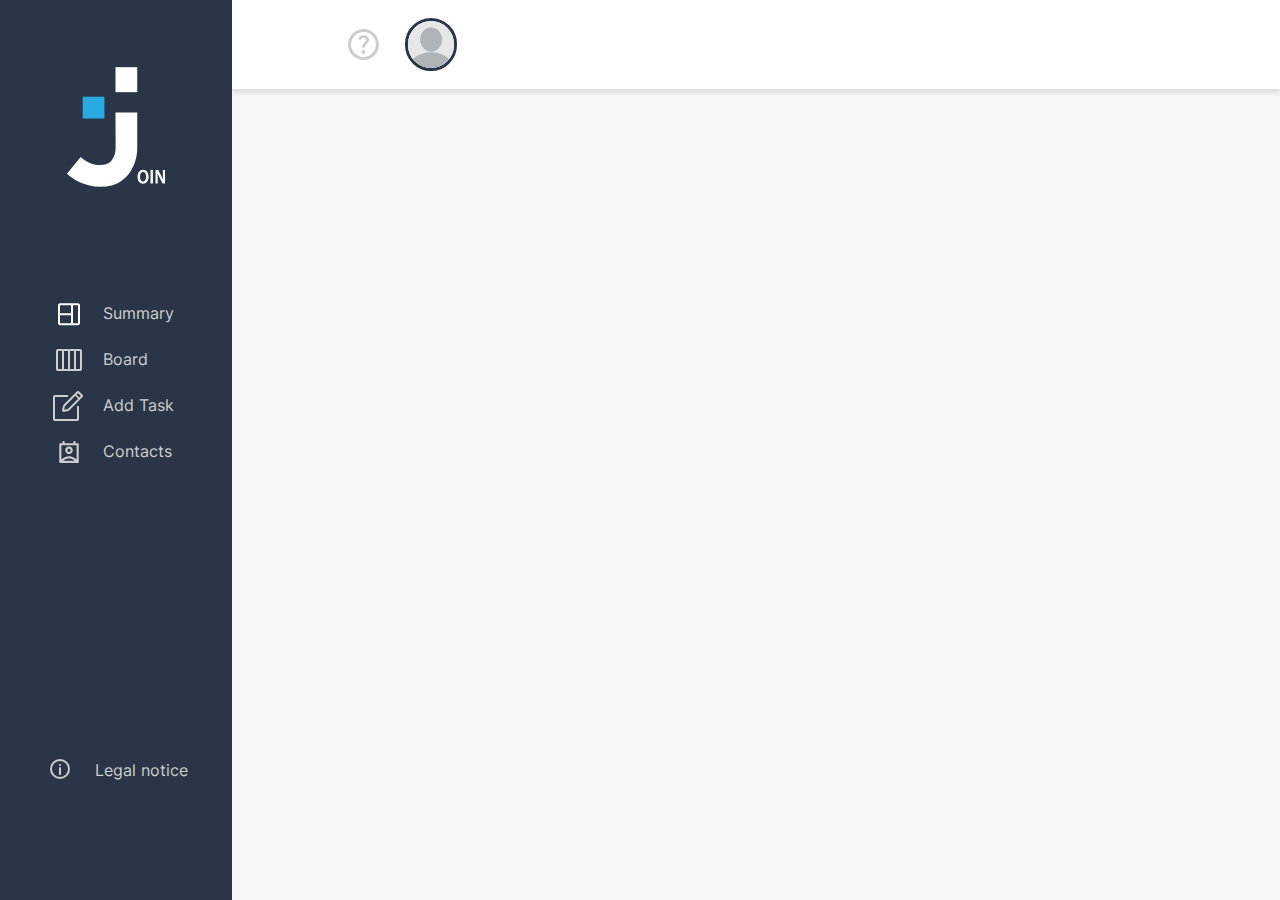
<file: assets/templates/side_bar.html>
<!DOCTYPE html>
<html lang="en">

<head>
    <meta charset="UTF-8">
    <meta http-equiv="X-UA-Compatible" content="IE=edge">
    <meta name="viewport" content="width=device-width, initial-scale=1.0">
    <title>Join</title>
    <link rel="icon" type="image/x-icon" href="../img/favicon.ico">
    <link rel="stylesheet" href="../../css/fonts.css">
    <link rel="stylesheet" href="../../css/side_bar.css">
    <link rel="stylesheet" href="../../css/welcome.css">
    <script src="../../js/side_bar.js"></script>
    <script src="../../js/contact.js"></script>
    <script src="../../js/add_task.js"></script>
    <script src="../../js/board.js"></script>
    <script src="../../js/summary.js"></script>
    <script src="../../mini_backend.js"></script>
    <script src="../../js/login.js"></script>
    <script src="../../js/templates/contact-templates.js"></script>
    <script src="../../js/templates/board-templates.js"></script>
    <script src="../../js/templates/add_task_templates.js"></script>

</head>

<body class="body" onload="loadContent('summary')">

    <div id="side-bar" class="side_bar" onclick="closeLogOutButton()">
        <div class="menu">
            <div class="menu_logo">
                <img src="../img/menu-img/menu-logo.svg" alt="">
            </div>
            <div class="menu_under_logo">
                <div class="menu_tabs">
                    <div id="tab-summary" class="tab" onclick="loadContent('summary', 'todo')">
                        <div class="tab_icon">
                            <img src="../img/menu-img/summary-icon.svg" alt="">
                        </div>
                        <div class="tab_description">Summary</div>
                    </div>
                    <div id="tab-board" class="tab" onclick="loadContent('board', 'todo')">
                        <div class="tab_icon">
                            <img src="../img/menu-img/board-icon.svg" alt="">
                        </div>
                        <div class="tab_description">Board</div>
                    </div>
                    <div id="tab-add_task" class="tab" onclick="loadContent('add_task', 'todo')">
                        <div class="tab_icon">
                            <img src="../img/menu-img/add-task-icon.svg" alt="">
                        </div>
                        <div class="tab_description">Add Task</div>
                    </div>
                    <div id="tab-contacts" class="tab" onclick="loadContent('contacts', 'todo')">
                        <div class="tab_icon">
                            <img src="../img/menu-img/contacts-icon.svg" alt="">
                        </div>
                        <div class="tab_description">Contacts</div>
                    </div>
                </div>
                <div id="tab-legal_notice" class="tab_legal_notice">
                    <div class="tab_icon_legal_notice">
                        <img src="../img/menu-img/legal-notice-icon.svg" alt="">
                    </div>
                    <div class="tab_description_legal_notice" onclick="loadContent('legal_notice')">Legal notice
                    </div>
                </div>
            </div>
        </div>

        <div class="header-content">
            <div id="header-side-bar" class="header">
                <img class="mobile_logo" src="../img/header-img/join-logo.svg" alt="">
                <div id="header-headline" class="header_headline" style="display: none;">Kanban Project Management Tool
                </div>
                <div id="header-image" class="header_image">
                    <img id="qoestion-mark-img" class="qoestion_mark_img" onclick="loadContent('help')"
                        src="../img/header-img/question-mark-icon.svg" alt="">
                    <img id="profile-img" class="profile_img" onclick="showLogOutButton(), save(event)"
                        src="../img/header-img/blank-profile-img.svg" alt="">
                </div>
                <div id="log-out-area" class="log_out" style="display: none;" onclick="save(event)">
                    <div id="log-out-area-help" style="display: none;" onclick="loadContent('help')">Help</div>
                    <div id="log-out-area-legale_notice" style="display: none;" onclick="loadContent('legal_notice')">Legal notice</div>
                    <div id="log-out-area-log-out" style="display: none;" onclick="location.href='../../assets/templates/login.html'">Log out</div>
                </div>
            </div>

            <div id="content"></div>


        </div>
    </div>
</body>

</html>
</file>
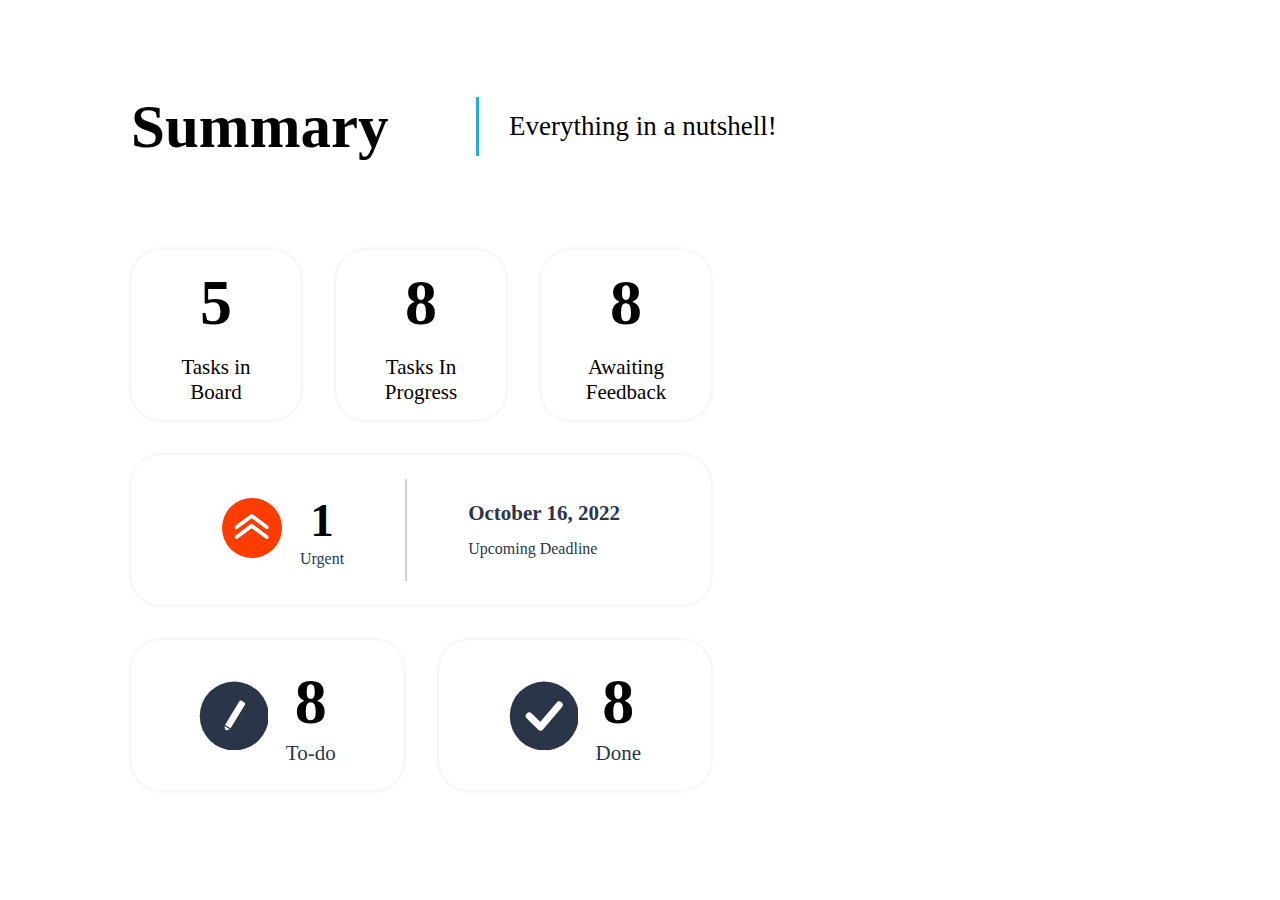
<file: assets/templates/summary.html>
<!DOCTYPE html>
<html lang="en">

<head>
    <meta charset="UTF-8">
    <meta http-equiv="X-UA-Compatible" content="IE=edge">
    <meta name="viewport" content="width=device-width, initial-scale=1.0">
    <title>Document</title>
    <link rel="stylesheet" href="../../css/summary.css">
    <link rel="stylesheet" href="../../css/css-templates/summary-media-605.css">
    <script src="../../js/summary.js"></script>
    <script src="../../js/side_bar.js"></script>
</head>

<body>
    <div class="summary">
        <div class="summary_header">
            <div class="header_headline_responsive">Kanban Project Management Tool</div>
            <div class="summary_headline">Summary</div>
            <span>Everything in a nutshell!</span>
            <div class="blue_line"></div>
        </div>


        <div class="summary_content">
            <div class="overview">
                <div class="board_infos">
                    <div class="tasks" onclick="loadContent('board')">
                        <div id="tasks-in-board">5</div>
                        <span>Tasks in<br>
                            Board</span>
                    </div>
                    <div class="tasks" onclick="loadContent('board')">
                        <div id="tasks-in-progress">8</div>
                        <span>Tasks In<br>
                            Progress</span>
                    </div>
                    <div class="tasks" onclick="loadContent('board')">
                        <div id="tasks-in-feedback">8</div>
                        <span>Awaiting<br>
                            Feedback</span>
                    </div>
                </div>
                <div class="urgent_date" onclick="loadContent('board')">
                    <div class="urgent">
                        <div class="urgent_img">
                            <img src="../img/summary-img/urgent.svg" alt="">
                        </div>
                        <div class="urgent_info">
                            <div id="urgent-info-number" class="urgent_info_number">1</div>
                            <div class="urgent_info_description">Urgent</div>
                        </div>
                    </div>
                    <div class="upcoming_deadline_info">
                        <div id="date-of-urgent" class="date">October 16, 2022</div>
                        <div class="upcoming_deadline">Upcoming Deadline</div>
                    </div>
                </div>
                <div class="to_do_and_done" onclick="loadContent('board')">
                    <div class="to_do_and_done_section">
                        <div id="to-do-img"></div>
                        <div class="to_do_and_done_content">
                            <div id="to-do-number">8</div>
                            <span>To-do</span>
                        </div>
                    </div>
                    <div class="to_do_and_done_section" onclick="loadContent('board')">
                        <div id="done-img"></div>
                        <div class="to_do_and_done_content">
                            <div id="done-number">8</div>
                            <span>Done</span>
                        </div>
                    </div>
                </div>
            </div>
            <div id="welcome" class="welcome">
                <span class="good_morning">Good morning,</span><br>
                <span class="account_name">Sofia Müller</span>
            </div>
        </div>
    </div>
</body>

</html>
</file>
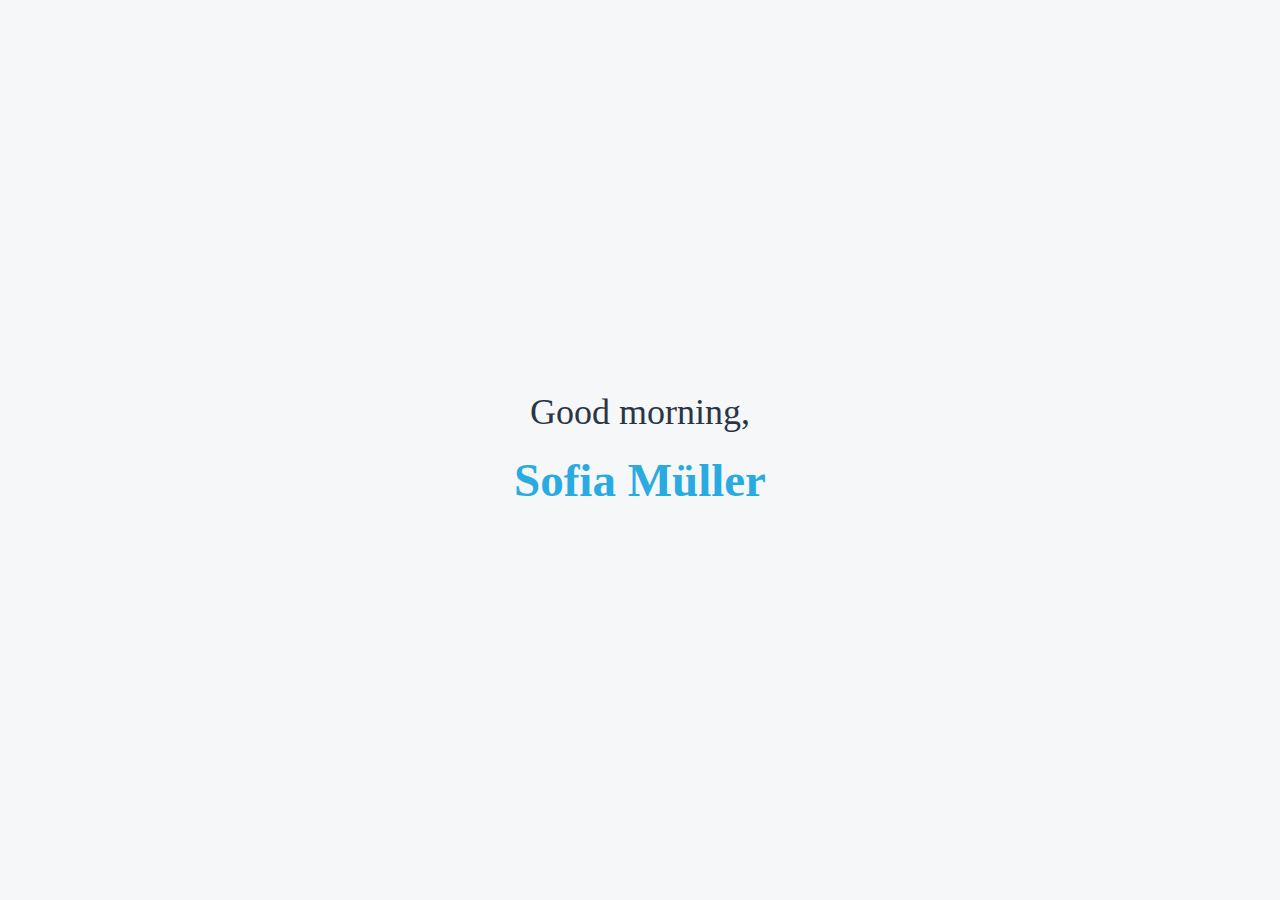
<file: assets/templates/welcome.html>
<!DOCTYPE html>
<html lang="en">
<head>
    <meta charset="UTF-8">
    <meta http-equiv="X-UA-Compatible" content="IE=edge">
    <meta name="viewport" content="width=device-width, initial-scale=1.0">
    <title>Document</title>

    <link rel="stylesheet" href="../../css/welcome.css">
    <link rel="stylesheet" href="../../css/side_bar.css">
</head>
<body>
    <div id="welcome-responsive" class="welcome_responsive">
        <span class="good_morning_responsive">Good morning,</span><br>
        <span class="account_name_responsive">Sofia Müller</span>
    </div>
</body>
</html>
</file>
<file: out/styles/prettify-tomorrow.css>
/* Tomorrow Theme */
/* Original theme - https://github.com/chriskempson/tomorrow-theme */
/* Pretty printing styles. Used with prettify.js. */
/* SPAN elements with the classes below are added by prettyprint. */
/* plain text */
.pln {
  color: #4d4d4c; }

@media screen {
  /* string content */
  .str {
    color: #718c00; }

  /* a keyword */
  .kwd {
    color: #8959a8; }

  /* a comment */
  .com {
    color: #8e908c; }

  /* a type name */
  .typ {
    color: #4271ae; }

  /* a literal value */
  .lit {
    color: #f5871f; }

  /* punctuation */
  .pun {
    color: #4d4d4c; }

  /* lisp open bracket */
  .opn {
    color: #4d4d4c; }

  /* lisp close bracket */
  .clo {
    color: #4d4d4c; }

  /* a markup tag name */
  .tag {
    color: #c82829; }

  /* a markup attribute name */
  .atn {
    color: #f5871f; }

  /* a markup attribute value */
  .atv {
    color: #3e999f; }

  /* a declaration */
  .dec {
    color: #f5871f; }

  /* a variable name */
  .var {
    color: #c82829; }

  /* a function name */
  .fun {
    color: #4271ae; } }
/* Use higher contrast and text-weight for printable form. */
@media print, projection {
  .str {
    color: #060; }

  .kwd {
    color: #006;
    font-weight: bold; }

  .com {
    color: #600;
    font-style: italic; }

  .typ {
    color: #404;
    font-weight: bold; }

  .lit {
    color: #044; }

  .pun, .opn, .clo {
    color: #440; }

  .tag {
    color: #006;
    font-weight: bold; }

  .atn {
    color: #404; }

  .atv {
    color: #060; } }
/* Style */
/*
pre.prettyprint {
  background: white;
  font-family: Consolas, Monaco, 'Andale Mono', monospace;
  font-size: 12px;
  line-height: 1.5;
  border: 1px solid #ccc;
  padding: 10px; }
*/

/* Specify class=linenums on a pre to get line numbering */
ol.linenums {
  margin-top: 0;
  margin-bottom: 0; }

/* IE indents via margin-left */
li.L0,
li.L1,
li.L2,
li.L3,
li.L4,
li.L5,
li.L6,
li.L7,
li.L8,
li.L9 {
  /* */ }

/* Alternate shading for lines */
li.L1,
li.L3,
li.L5,
li.L7,
li.L9 {
  /* */ }
</file>
<file: out/styles/jsdoc-default.css>
@font-face {
    font-family: 'Open Sans';
    font-weight: normal;
    font-style: normal;
    src: url('../fonts/OpenSans-Regular-webfont.eot');
    src:
        local('Open Sans'),
        local('OpenSans'),
        url('../fonts/OpenSans-Regular-webfont.eot?#iefix') format('embedded-opentype'),
        url('../fonts/OpenSans-Regular-webfont.woff') format('woff'),
        url('../fonts/OpenSans-Regular-webfont.svg#open_sansregular') format('svg');
}

@font-face {
    font-family: 'Open Sans Light';
    font-weight: normal;
    font-style: normal;
    src: url('../fonts/OpenSans-Light-webfont.eot');
    src:
        local('Open Sans Light'),
        local('OpenSans Light'),
        url('../fonts/OpenSans-Light-webfont.eot?#iefix') format('embedded-opentype'),
        url('../fonts/OpenSans-Light-webfont.woff') format('woff'),
        url('../fonts/OpenSans-Light-webfont.svg#open_sanslight') format('svg');
}

html
{
    overflow: auto;
    background-color: #fff;
    font-size: 14px;
}

body
{
    font-family: 'Open Sans', sans-serif;
    line-height: 1.5;
    color: #4d4e53;
    background-color: white;
}

a, a:visited, a:active {
    color: #0095dd;
    text-decoration: none;
}

a:hover {
    text-decoration: underline;
}

header
{
    display: block;
    padding: 0px 4px;
}

tt, code, kbd, samp {
    font-family: Consolas, Monaco, 'Andale Mono', monospace;
}

.class-description {
    font-size: 130%;
    line-height: 140%;
    margin-bottom: 1em;
    margin-top: 1em;
}

.class-description:empty {
    margin: 0;
}

#main {
    float: left;
    width: 70%;
}

article dl {
    margin-bottom: 40px;
}

article img {
  max-width: 100%;
}

section
{
    display: block;
    background-color: #fff;
    padding: 12px 24px;
    border-bottom: 1px solid #ccc;
    margin-right: 30px;
}

.variation {
    display: none;
}

.signature-attributes {
    font-size: 60%;
    color: #aaa;
    font-style: italic;
    font-weight: lighter;
}

nav
{
    display: block;
    float: right;
    margin-top: 28px;
    width: 30%;
    box-sizing: border-box;
    border-left: 1px solid #ccc;
    padding-left: 16px;
}

nav ul {
    font-family: 'Lucida Grande', 'Lucida Sans Unicode', arial, sans-serif;
    font-size: 100%;
    line-height: 17px;
    padding: 0;
    margin: 0;
    list-style-type: none;
}

nav ul a, nav ul a:visited, nav ul a:active {
    font-family: Consolas, Monaco, 'Andale Mono', monospace;
    line-height: 18px;
    color: #4D4E53;
}

nav h3 {
    margin-top: 12px;
}

nav li {
    margin-top: 6px;
}

footer {
    display: block;
    padding: 6px;
    margin-top: 12px;
    font-style: italic;
    font-size: 90%;
}

h1, h2, h3, h4 {
    font-weight: 200;
    margin: 0;
}

h1
{
    font-family: 'Open Sans Light', sans-serif;
    font-size: 48px;
    letter-spacing: -2px;
    margin: 12px 24px 20px;
}

h2, h3.subsection-title
{
    font-size: 30px;
    font-weight: 700;
    letter-spacing: -1px;
    margin-bottom: 12px;
}

h3
{
    font-size: 24px;
    letter-spacing: -0.5px;
    margin-bottom: 12px;
}

h4
{
    font-size: 18px;
    letter-spacing: -0.33px;
    margin-bottom: 12px;
    color: #4d4e53;
}

h5, .container-overview .subsection-title
{
    font-size: 120%;
    font-weight: bold;
    letter-spacing: -0.01em;
    margin: 8px 0 3px 0;
}

h6
{
    font-size: 100%;
    letter-spacing: -0.01em;
    margin: 6px 0 3px 0;
    font-style: italic;
}

table
{
    border-spacing: 0;
    border: 0;
    border-collapse: collapse;
}

td, th
{
    border: 1px solid #ddd;
    margin: 0px;
    text-align: left;
    vertical-align: top;
    padding: 4px 6px;
    display: table-cell;
}

thead tr
{
    background-color: #ddd;
    font-weight: bold;
}

th { border-right: 1px solid #aaa; }
tr > th:last-child { border-right: 1px solid #ddd; }

.ancestors, .attribs { color: #999; }
.ancestors a, .attribs a
{
    color: #999 !important;
    text-decoration: none;
}

.clear
{
    clear: both;
}

.important
{
    font-weight: bold;
    color: #950B02;
}

.yes-def {
    text-indent: -1000px;
}

.type-signature {
    color: #aaa;
}

.name, .signature {
    font-family: Consolas, Monaco, 'Andale Mono', monospace;
}

.details { margin-top: 14px; border-left: 2px solid #DDD; }
.details dt { width: 120px; float: left; padding-left: 10px;  padding-top: 6px; }
.details dd { margin-left: 70px; }
.details ul { margin: 0; }
.details ul { list-style-type: none; }
.details li { margin-left: 30px; padding-top: 6px; }
.details pre.prettyprint { margin: 0 }
.details .object-value { padding-top: 0; }

.description {
    margin-bottom: 1em;
    margin-top: 1em;
}

.code-caption
{
    font-style: italic;
    font-size: 107%;
    margin: 0;
}

.source
{
    border: 1px solid #ddd;
    width: 80%;
    overflow: auto;
}

.prettyprint.source {
    width: inherit;
}

.source code
{
    font-size: 100%;
    line-height: 18px;
    display: block;
    padding: 4px 12px;
    margin: 0;
    background-color: #fff;
    color: #4D4E53;
}

.prettyprint code span.line
{
  display: inline-block;
}

.prettyprint.linenums
{
  padding-left: 70px;
  -webkit-user-select: none;
  -moz-user-select: none;
  -ms-user-select: none;
  user-select: none;
}

.prettyprint.linenums ol
{
  padding-left: 0;
}

.prettyprint.linenums li
{
  border-left: 3px #ddd solid;
}

.prettyprint.linenums li.selected,
.prettyprint.linenums li.selected *
{
  background-color: lightyellow;
}

.prettyprint.linenums li *
{
  -webkit-user-select: text;
  -moz-user-select: text;
  -ms-user-select: text;
  user-select: text;
}

.params .name, .props .name, .name code {
    color: #4D4E53;
    font-family: Consolas, Monaco, 'Andale Mono', monospace;
    font-size: 100%;
}

.params td.description > p:first-child,
.props td.description > p:first-child
{
    margin-top: 0;
    padding-top: 0;
}

.params td.description > p:last-child,
.props td.description > p:last-child
{
    margin-bottom: 0;
    padding-bottom: 0;
}

.disabled {
    color: #454545;
}
</file>
<file: css/fonts.css>
/* inter-100 - latin */
@font-face {
     font-family: 'Inter';
     font-style: normal;
     font-weight: 100;
     src: url('../fonts/inter-v12-latin/inter-v12-latin-100.eot');
     /* IE9 Compat Modes */
     src: local(''),
          url('../fonts/inter-v12-latin/inter-v12-latin-100.eot?#iefix') format('embedded-opentype'),
          /* IE6-IE8 */
          url('../fonts/inter-v12-latin/inter-v12-latin-100.woff2') format('woff2'),
          /* Super Modern Browsers */
          url('../fonts/inter-v12-latin/inter-v12-latin-100.woff') format('woff'),
          /* Modern Browsers */
          url('../fonts/inter-v12-latin/inter-v12-latin-100.ttf') format('truetype'),
          /* Safari, Android, iOS */
          url('../fonts/inter-v12-latin/inter-v12-latin-100.svg#Inter') format('svg');
     /* Legacy iOS */
}

/* inter-200 - latin */
@font-face {
     font-family: 'Inter';
     font-style: normal;
     font-weight: 200;
     src: url('../fonts/inter-v12-latin/inter-v12-latin-200.eot');
     /* IE9 Compat Modes */
     src: local(''),
          url('../fonts/inter-v12-latin/inter-v12-latin-200.eot?#iefix') format('embedded-opentype'),
          /* IE6-IE8 */
          url('../fonts/inter-v12-latin/inter-v12-latin-200.woff2') format('woff2'),
          /* Super Modern Browsers */
          url('../fonts/inter-v12-latin/inter-v12-latin-200.woff') format('woff'),
          /* Modern Browsers */
          url('../fonts/inter-v12-latin/inter-v12-latin-200.ttf') format('truetype'),
          /* Safari, Android, iOS */
          url('../fonts/inter-v12-latin/inter-v12-latin-200.svg#Inter') format('svg');
     /* Legacy iOS */
}

/* inter-300 - latin */
@font-face {
     font-family: 'Inter';
     font-style: normal;
     font-weight: 300;
     src: url('../fonts/inter-v12-latin/inter-v12-latin-300.eot');
     /* IE9 Compat Modes */
     src: local(''),
          url('../fonts/inter-v12-latin/inter-v12-latin-300.eot?#iefix') format('embedded-opentype'),
          /* IE6-IE8 */
          url('../fonts/inter-v12-latin/inter-v12-latin-300.woff2') format('woff2'),
          /* Super Modern Browsers */
          url('../fonts/inter-v12-latin/inter-v12-latin-300.woff') format('woff'),
          /* Modern Browsers */
          url('../fonts/inter-v12-latin/inter-v12-latin-300.ttf') format('truetype'),
          /* Safari, Android, iOS */
          url('../fonts/inter-v12-latin/inter-v12-latin-300.svg#Inter') format('svg');
     /* Legacy iOS */
}

/* inter-regular - latin */
@font-face {
     font-family: 'Inter';
     font-style: normal;
     font-weight: 400;
     src: url('../fonts/inter-v12-latin/inter-v12-latin-regular.eot');
     /* IE9 Compat Modes */
     src: local(''),
          url('../fonts/inter-v12-latin/inter-v12-latin-regular.eot?#iefix') format('embedded-opentype'),
          /* IE6-IE8 */
          url('../fonts/inter-v12-latin/inter-v12-latin-regular.woff2') format('woff2'),
          /* Super Modern Browsers */
          url('../fonts/inter-v12-latin/inter-v12-latin-regular.woff') format('woff'),
          /* Modern Browsers */
          url('../fonts/inter-v12-latin/inter-v12-latin-regular.ttf') format('truetype'),
          /* Safari, Android, iOS */
          url('../fonts/inter-v12-latin/inter-v12-latin-regular.svg#Inter') format('svg');
     /* Legacy iOS */
}

/* inter-500 - latin */
@font-face {
     font-family: 'Inter';
     font-style: normal;
     font-weight: 500;
     src: url('../fonts/inter-v12-latin/inter-v12-latin-500.eot');
     /* IE9 Compat Modes */
     src: local(''),
          url('../fonts/inter-v12-latin/inter-v12-latin-500.eot?#iefix') format('embedded-opentype'),
          /* IE6-IE8 */
          url('../fonts/inter-v12-latin/inter-v12-latin-500.woff2') format('woff2'),
          /* Super Modern Browsers */
          url('../fonts/inter-v12-latin/inter-v12-latin-500.woff') format('woff'),
          /* Modern Browsers */
          url('../fonts/inter-v12-latin/inter-v12-latin-500.ttf') format('truetype'),
          /* Safari, Android, iOS */
          url('../fonts/inter-v12-latin/inter-v12-latin-500.svg#Inter') format('svg');
     /* Legacy iOS */
}

/* inter-600 - latin */
@font-face {
     font-family: 'Inter';
     font-style: normal;
     font-weight: 600;
     src: url('../fonts/inter-v12-latin/inter-v12-latin-600.eot');
     /* IE9 Compat Modes */
     src: local(''),
          url('../fonts/inter-v12-latin/inter-v12-latin-600.eot?#iefix') format('embedded-opentype'),
          /* IE6-IE8 */
          url('../fonts/inter-v12-latin/inter-v12-latin-600.woff2') format('woff2'),
          /* Super Modern Browsers */
          url('../fonts/inter-v12-latin/inter-v12-latin-600.woff') format('woff'),
          /* Modern Browsers */
          url('../fonts/inter-v12-latin/inter-v12-latin-600.ttf') format('truetype'),
          /* Safari, Android, iOS */
          url('../fonts/inter-v12-latin/inter-v12-latin-600.svg#Inter') format('svg');
     /* Legacy iOS */
}

/* inter-800 - latin */
@font-face {
     font-family: 'Inter';
     font-style: normal;
     font-weight: 800;
     src: url('../fonts/inter-v12-latin/inter-v12-latin-800.eot');
     /* IE9 Compat Modes */
     src: local(''),
          url('../fonts/inter-v12-latin/inter-v12-latin-800.eot?#iefix') format('embedded-opentype'),
          /* IE6-IE8 */
          url('../fonts/inter-v12-latin/inter-v12-latin-800.woff2') format('woff2'),
          /* Super Modern Browsers */
          url('../fonts/inter-v12-latin/inter-v12-latin-800.woff') format('woff'),
          /* Modern Browsers */
          url('../fonts/inter-v12-latin/inter-v12-latin-800.ttf') format('truetype'),
          /* Safari, Android, iOS */
          url('../fonts/inter-v12-latin/inter-v12-latin-800.svg#Inter') format('svg');
     /* Legacy iOS */
}

/* inter-700 - latin */
@font-face {
     font-family: 'Inter';
     font-style: normal;
     font-weight: 700;
     src: url('../fonts/inter-v12-latin/inter-v12-latin-700.eot');
     /* IE9 Compat Modes */
     src: local(''),
          url('../fonts/inter-v12-latin/inter-v12-latin-700.eot?#iefix') format('embedded-opentype'),
          /* IE6-IE8 */
          url('../fonts/inter-v12-latin/inter-v12-latin-700.woff2') format('woff2'),
          /* Super Modern Browsers */
          url('../fonts/inter-v12-latin/inter-v12-latin-700.woff') format('woff'),
          /* Modern Browsers */
          url('../fonts/inter-v12-latin/inter-v12-latin-700.ttf') format('truetype'),
          /* Safari, Android, iOS */
          url('../fonts/inter-v12-latin/inter-v12-latin-700.svg#Inter') format('svg');
     /* Legacy iOS */
}

/* inter-900 - latin */
@font-face {
     font-family: 'Inter';
     font-style: normal;
     font-weight: 900;
     src: url('../fonts/inter-v12-latin/inter-v12-latin-900.eot');
     /* IE9 Compat Modes */
     src: local(''),
          url('../fonts/inter-v12-latin/inter-v12-latin-900.eot?#iefix') format('embedded-opentype'),
          /* IE6-IE8 */
          url('../fonts/inter-v12-latin/inter-v12-latin-900.woff2') format('woff2'),
          /* Super Modern Browsers */
          url('../fonts/inter-v12-latin/inter-v12-latin-900.woff') format('woff'),
          /* Modern Browsers */
          url('../fonts/inter-v12-latin/inter-v12-latin-900.ttf') format('truetype'),
          /* Safari, Android, iOS */
          url('../fonts/inter-v12-latin/inter-v12-latin-900.svg#Inter') format('svg');
     /* Legacy iOS */
}

/* poppins-100 - latin */
@font-face {
     font-family: 'Poppins';
     font-style: normal;
     font-weight: 100;
     src: url('../fonts/poppins-v20-latin/poppins-v20-latin-100.eot'); /* IE9 Compat Modes */
     src: local(''),
          url('../fonts/poppins-v20-latin/poppins-v20-latin-100.eot?#iefix') format('embedded-opentype'), /* IE6-IE8 */
          url('../fonts/poppins-v20-latin/poppins-v20-latin-100.woff2') format('woff2'), /* Super Modern Browsers */
          url('../fonts/poppins-v20-latin/poppins-v20-latin-100.woff') format('woff'), /* Modern Browsers */
          url('../fonts/poppins-v20-latin/poppins-v20-latin-100.ttf') format('truetype'), /* Safari, Android, iOS */
          url('../fonts/poppins-v20-latin/poppins-v20-latin-100.svg#Poppins') format('svg'); /* Legacy iOS */
   }
   
   /* poppins-100italic - latin */
   @font-face {
     font-family: 'Poppins';
     font-style: italic;
     font-weight: 100;
     src: url('../fonts/poppins-v20-latin/poppins-v20-latin-100italic.eot'); /* IE9 Compat Modes */
     src: local(''),
          url('../fonts/poppins-v20-latin/poppins-v20-latin-100italic.eot?#iefix') format('embedded-opentype'), /* IE6-IE8 */
          url('../fonts/poppins-v20-latin/poppins-v20-latin-100italic.woff2') format('woff2'), /* Super Modern Browsers */
          url('../fonts/poppins-v20-latin/poppins-v20-latin-100italic.woff') format('woff'), /* Modern Browsers */
          url('../fonts/poppins-v20-latin/poppins-v20-latin-100italic.ttf') format('truetype'), /* Safari, Android, iOS */
          url('../fonts/poppins-v20-latin/poppins-v20-latin-100italic.svg#Poppins') format('svg'); /* Legacy iOS */
   }
   
   /* poppins-200 - latin */
   @font-face {
     font-family: 'Poppins';
     font-style: normal;
     font-weight: 200;
     src: url('../fonts/poppins-v20-latin/poppins-v20-latin-200.eot'); /* IE9 Compat Modes */
     src: local(''),
          url('../fonts/poppins-v20-latin/poppins-v20-latin-200.eot?#iefix') format('embedded-opentype'), /* IE6-IE8 */
          url('../fonts/poppins-v20-latin/poppins-v20-latin-200.woff2') format('woff2'), /* Super Modern Browsers */
          url('../fonts/poppins-v20-latin/poppins-v20-latin-200.woff') format('woff'), /* Modern Browsers */
          url('../fonts/poppins-v20-latin/poppins-v20-latin-200.ttf') format('truetype'), /* Safari, Android, iOS */
          url('../fonts/poppins-v20-latin/poppins-v20-latin-200.svg#Poppins') format('svg'); /* Legacy iOS */
   }
   
   /* poppins-200italic - latin */
   @font-face {
     font-family: 'Poppins';
     font-style: italic;
     font-weight: 200;
     src: url('../fonts/poppins-v20-latin/poppins-v20-latin-200italic.eot'); /* IE9 Compat Modes */
     src: local(''),
          url('../fonts/poppins-v20-latin/poppins-v20-latin-200italic.eot?#iefix') format('embedded-opentype'), /* IE6-IE8 */
          url('../fonts/poppins-v20-latin/poppins-v20-latin-200italic.woff2') format('woff2'), /* Super Modern Browsers */
          url('../fonts/poppins-v20-latin/poppins-v20-latin-200italic.woff') format('woff'), /* Modern Browsers */
          url('../fonts/poppins-v20-latin/poppins-v20-latin-200italic.ttf') format('truetype'), /* Safari, Android, iOS */
          url('../fonts/poppins-v20-latin/poppins-v20-latin-200italic.svg#Poppins') format('svg'); /* Legacy iOS */
   }
   
   /* poppins-300 - latin */
   @font-face {
     font-family: 'Poppins';
     font-style: normal;
     font-weight: 300;
     src: url('../fonts/poppins-v20-latin/poppins-v20-latin-300.eot'); /* IE9 Compat Modes */
     src: local(''),
          url('../fonts/poppins-v20-latin/poppins-v20-latin-300.eot?#iefix') format('embedded-opentype'), /* IE6-IE8 */
          url('../fonts/poppins-v20-latin/poppins-v20-latin-300.woff2') format('woff2'), /* Super Modern Browsers */
          url('../fonts/poppins-v20-latin/poppins-v20-latin-300.woff') format('woff'), /* Modern Browsers */
          url('../fonts/poppins-v20-latin/poppins-v20-latin-300.ttf') format('truetype'), /* Safari, Android, iOS */
          url('../fonts/poppins-v20-latin/poppins-v20-latin-300.svg#Poppins') format('svg'); /* Legacy iOS */
   }
   
   /* poppins-300italic - latin */
   @font-face {
     font-family: 'Poppins';
     font-style: italic;
     font-weight: 300;
     src: url('../fonts/poppins-v20-latin/poppins-v20-latin-300italic.eot'); /* IE9 Compat Modes */
     src: local(''),
          url('../fonts/poppins-v20-latin/poppins-v20-latin-300italic.eot?#iefix') format('embedded-opentype'), /* IE6-IE8 */
          url('../fonts/poppins-v20-latin/poppins-v20-latin-300italic.woff2') format('woff2'), /* Super Modern Browsers */
          url('../fonts/poppins-v20-latin/poppins-v20-latin-300italic.woff') format('woff'), /* Modern Browsers */
          url('../fonts/poppins-v20-latin/poppins-v20-latin-300italic.ttf') format('truetype'), /* Safari, Android, iOS */
          url('../fonts/poppins-v20-latin/poppins-v20-latin-300italic.svg#Poppins') format('svg'); /* Legacy iOS */
   }
   
   /* poppins-regular - latin */
   @font-face {
     font-family: 'Poppins';
     font-style: normal;
     font-weight: 400;
     src: url('../fonts/poppins-v20-latin/poppins-v20-latin-regular.eot'); /* IE9 Compat Modes */
     src: local(''),
          url('../fonts/poppins-v20-latin/poppins-v20-latin-regular.eot?#iefix') format('embedded-opentype'), /* IE6-IE8 */
          url('../fonts/poppins-v20-latin/poppins-v20-latin-regular.woff2') format('woff2'), /* Super Modern Browsers */
          url('../fonts/poppins-v20-latin/poppins-v20-latin-regular.woff') format('woff'), /* Modern Browsers */
          url('../fonts/poppins-v20-latin/poppins-v20-latin-regular.ttf') format('truetype'), /* Safari, Android, iOS */
          url('../fonts/poppins-v20-latin/poppins-v20-latin-regular.svg#Poppins') format('svg'); /* Legacy iOS */
   }
   
   /* poppins-italic - latin */
   @font-face {
     font-family: 'Poppins';
     font-style: italic;
     font-weight: 400;
     src: url('../fonts/poppins-v20-latin/poppins-v20-latin-italic.eot'); /* IE9 Compat Modes */
     src: local(''),
          url('../fonts/poppins-v20-latin/poppins-v20-latin-italic.eot?#iefix') format('embedded-opentype'), /* IE6-IE8 */
          url('../fonts/poppins-v20-latin/poppins-v20-latin-italic.woff2') format('woff2'), /* Super Modern Browsers */
          url('../fonts/poppins-v20-latin/poppins-v20-latin-italic.woff') format('woff'), /* Modern Browsers */
          url('../fonts/poppins-v20-latin/poppins-v20-latin-italic.ttf') format('truetype'), /* Safari, Android, iOS */
          url('../fonts/poppins-v20-latin/poppins-v20-latin-italic.svg#Poppins') format('svg'); /* Legacy iOS */
   }
   
   /* poppins-500 - latin */
   @font-face {
     font-family: 'Poppins';
     font-style: normal;
     font-weight: 500;
     src: url('../fonts/poppins-v20-latin/poppins-v20-latin-500.eot'); /* IE9 Compat Modes */
     src: local(''),
          url('../fonts/poppins-v20-latin/poppins-v20-latin-500.eot?#iefix') format('embedded-opentype'), /* IE6-IE8 */
          url('../fonts/poppins-v20-latin/poppins-v20-latin-500.woff2') format('woff2'), /* Super Modern Browsers */
          url('../fonts/poppins-v20-latin/poppins-v20-latin-500.woff') format('woff'), /* Modern Browsers */
          url('../fonts/poppins-v20-latin/poppins-v20-latin-500.ttf') format('truetype'), /* Safari, Android, iOS */
          url('../fonts/poppins-v20-latin/poppins-v20-latin-500.svg#Poppins') format('svg'); /* Legacy iOS */
   }
   
   /* poppins-500italic - latin */
   @font-face {
     font-family: 'Poppins';
     font-style: italic;
     font-weight: 500;
     src: url('../fonts/poppins-v20-latin/poppins-v20-latin-500italic.eot'); /* IE9 Compat Modes */
     src: local(''),
          url('../fonts/poppins-v20-latin/poppins-v20-latin-500italic.eot?#iefix') format('embedded-opentype'), /* IE6-IE8 */
          url('../fonts/poppins-v20-latin/poppins-v20-latin-500italic.woff2') format('woff2'), /* Super Modern Browsers */
          url('../fonts/poppins-v20-latin/poppins-v20-latin-500italic.woff') format('woff'), /* Modern Browsers */
          url('../fonts/poppins-v20-latin/poppins-v20-latin-500italic.ttf') format('truetype'), /* Safari, Android, iOS */
          url('../fonts/poppins-v20-latin/poppins-v20-latin-500italic.svg#Poppins') format('svg'); /* Legacy iOS */
   }
   
   /* poppins-600 - latin */
   @font-face {
     font-family: 'Poppins';
     font-style: normal;
     font-weight: 600;
     src: url('../fonts/poppins-v20-latin/poppins-v20-latin-600.eot'); /* IE9 Compat Modes */
     src: local(''),
          url('../fonts/poppins-v20-latin/poppins-v20-latin-600.eot?#iefix') format('embedded-opentype'), /* IE6-IE8 */
          url('../fonts/poppins-v20-latin/poppins-v20-latin-600.woff2') format('woff2'), /* Super Modern Browsers */
          url('../fonts/poppins-v20-latin/poppins-v20-latin-600.woff') format('woff'), /* Modern Browsers */
          url('../fonts/poppins-v20-latin/poppins-v20-latin-600.ttf') format('truetype'), /* Safari, Android, iOS */
          url('../fonts/poppins-v20-latin/poppins-v20-latin-600.svg#Poppins') format('svg'); /* Legacy iOS */
   }
   
   /* poppins-600italic - latin */
   @font-face {
     font-family: 'Poppins';
     font-style: italic;
     font-weight: 600;
     src: url('../fonts/poppins-v20-latin/poppins-v20-latin-600italic.eot'); /* IE9 Compat Modes */
     src: local(''),
          url('../fonts/poppins-v20-latin/poppins-v20-latin-600italic.eot?#iefix') format('embedded-opentype'), /* IE6-IE8 */
          url('../fonts/poppins-v20-latin/poppins-v20-latin-600italic.woff2') format('woff2'), /* Super Modern Browsers */
          url('../fonts/poppins-v20-latin/poppins-v20-latin-600italic.woff') format('woff'), /* Modern Browsers */
          url('../fonts/poppins-v20-latin/poppins-v20-latin-600italic.ttf') format('truetype'), /* Safari, Android, iOS */
          url('../fonts/poppins-v20-latin/poppins-v20-latin-600italic.svg#Poppins') format('svg'); /* Legacy iOS */
   }
   
   /* poppins-700 - latin */
   @font-face {
     font-family: 'Poppins';
     font-style: normal;
     font-weight: 700;
     src: url('../fonts/poppins-v20-latin/poppins-v20-latin-700.eot'); /* IE9 Compat Modes */
     src: local(''),
          url('../fonts/poppins-v20-latin/poppins-v20-latin-700.eot?#iefix') format('embedded-opentype'), /* IE6-IE8 */
          url('../fonts/poppins-v20-latin/poppins-v20-latin-700.woff2') format('woff2'), /* Super Modern Browsers */
          url('../fonts/poppins-v20-latin/poppins-v20-latin-700.woff') format('woff'), /* Modern Browsers */
          url('../fonts/poppins-v20-latin/poppins-v20-latin-700.ttf') format('truetype'), /* Safari, Android, iOS */
          url('../fonts/poppins-v20-latin/poppins-v20-latin-700.svg#Poppins') format('svg'); /* Legacy iOS */
   }
   
   /* poppins-700italic - latin */
   @font-face {
     font-family: 'Poppins';
     font-style: italic;
     font-weight: 700;
     src: url('../fonts/poppins-v20-latin/poppins-v20-latin-700italic.eot'); /* IE9 Compat Modes */
     src: local(''),
          url('../fonts/poppins-v20-latin/poppins-v20-latin-700italic.eot?#iefix') format('embedded-opentype'), /* IE6-IE8 */
          url('../fonts/poppins-v20-latin/poppins-v20-latin-700italic.woff2') format('woff2'), /* Super Modern Browsers */
          url('../fonts/poppins-v20-latin/poppins-v20-latin-700italic.woff') format('woff'), /* Modern Browsers */
          url('../fonts/poppins-v20-latin/poppins-v20-latin-700italic.ttf') format('truetype'), /* Safari, Android, iOS */
          url('../fonts/poppins-v20-latin/poppins-v20-latin-700italic.svg#Poppins') format('svg'); /* Legacy iOS */
   }
   
   /* poppins-800 - latin */
   @font-face {
     font-family: 'Poppins';
     font-style: normal;
     font-weight: 800;
     src: url('../fonts/poppins-v20-latin/poppins-v20-latin-800.eot'); /* IE9 Compat Modes */
     src: local(''),
          url('../fonts/poppins-v20-latin/poppins-v20-latin-800.eot?#iefix') format('embedded-opentype'), /* IE6-IE8 */
          url('../fonts/poppins-v20-latin/poppins-v20-latin-800.woff2') format('woff2'), /* Super Modern Browsers */
          url('../fonts/poppins-v20-latin/poppins-v20-latin-800.woff') format('woff'), /* Modern Browsers */
          url('../fonts/poppins-v20-latin/poppins-v20-latin-800.ttf') format('truetype'), /* Safari, Android, iOS */
          url('../fonts/poppins-v20-latin/poppins-v20-latin-800.svg#Poppins') format('svg'); /* Legacy iOS */
   }
   
   /* poppins-800italic - latin */
   @font-face {
     font-family: 'Poppins';
     font-style: italic;
     font-weight: 800;
     src: url('../fonts/poppins-v20-latin/poppins-v20-latin-800italic.eot'); /* IE9 Compat Modes */
     src: local(''),
          url('../fonts/poppins-v20-latin/poppins-v20-latin-800italic.eot?#iefix') format('embedded-opentype'), /* IE6-IE8 */
          url('../fonts/poppins-v20-latin/poppins-v20-latin-800italic.woff2') format('woff2'), /* Super Modern Browsers */
          url('../fonts/poppins-v20-latin/poppins-v20-latin-800italic.woff') format('woff'), /* Modern Browsers */
          url('../fonts/poppins-v20-latin/poppins-v20-latin-800italic.ttf') format('truetype'), /* Safari, Android, iOS */
          url('../fonts/poppins-v20-latin/poppins-v20-latin-800italic.svg#Poppins') format('svg'); /* Legacy iOS */
   }
   
   /* poppins-900 - latin */
   @font-face {
     font-family: 'Poppins';
     font-style: normal;
     font-weight: 900;
     src: url('../fonts/poppins-v20-latin/poppins-v20-latin-900.eot'); /* IE9 Compat Modes */
     src: local(''),
          url('../fonts/poppins-v20-latin/poppins-v20-latin-900.eot?#iefix') format('embedded-opentype'), /* IE6-IE8 */
          url('../fonts/poppins-v20-latin/poppins-v20-latin-900.woff2') format('woff2'), /* Super Modern Browsers */
          url('../fonts/poppins-v20-latin/poppins-v20-latin-900.woff') format('woff'), /* Modern Browsers */
          url('../fonts/poppins-v20-latin/poppins-v20-latin-900.ttf') format('truetype'), /* Safari, Android, iOS */
          url('../fonts/poppins-v20-latin/poppins-v20-latin-900.svg#Poppins') format('svg'); /* Legacy iOS */
   }
   
   /* poppins-900italic - latin */
   @font-face {
     font-family: 'Poppins';
     font-style: italic;
     font-weight: 900;
     src: url('../fonts/poppins-v20-latin/poppins-v20-latin-900italic.eot'); /* IE9 Compat Modes */
     src: local(''),
          url('../fonts/poppins-v20-latin/poppins-v20-latin-900italic.eot?#iefix') format('embedded-opentype'), /* IE6-IE8 */
          url('../fonts/poppins-v20-latin/poppins-v20-latin-900italic.woff2') format('woff2'), /* Super Modern Browsers */
          url('../fonts/poppins-v20-latin/poppins-v20-latin-900italic.woff') format('woff'), /* Modern Browsers */
          url('../fonts/poppins-v20-latin/poppins-v20-latin-900italic.ttf') format('truetype'), /* Safari, Android, iOS */
          url('../fonts/poppins-v20-latin/poppins-v20-latin-900italic.svg#Poppins') format('svg'); /* Legacy iOS */
   }
</file>
<file: css/add_task.css>
/* ADD TASK */
body {
    background: #F6F7F8;
    font-family: 'Inter';
    margin: 0;
    width: 100%;
}

.d-none {
    display: none;
}

.addTaskContainer {
    position: relative;
    padding-bottom: 50px;
    display: flex;
    align-items: center;
    justify-content: center;
}

.addTaskContainer h1 {
    font-family: 'Inter';
    font-size: 61px;
    font-weight: 700;
    line-height: 73px;
    letter-spacing: 0em;
    text-align: left;
    margin-bottom: 41px;
    margin-right: auto;
    margin-top: 10px;
}

.contentContainer {
    display: flex;
    justify-content: center;
    align-items: center;
    flex-direction: column;
}

.addTask {
    display: flex;
}

.addTaskLeftSide {
    display: flex;
    flex-direction: column;
}

.titleToAssigned {
    font-family: 'Inter';
    font-size: 21px;
    font-weight: 400;
    color: #000000;
    line-height: 120%;
}

.titleToAssigned p {
    margin-bottom: 8px;
    margin-top: 34px;
}

.title p {
    margin-top: 0px;
}

.title input {
    cursor: pointer;
    width: 378px;
    padding: 11.9px 21px;
    background: #FFFFFF;
    border: 1px solid #D1D1D1;
    border-radius: 10px;
    font-family: 'Inter';
    font-style: normal;
    font-weight: 400;
    font-size: 21px;
    line-height: 120%;
}

.title input::placeholder {
    color: #D1D1D1;
}

.description textarea {
    cursor: pointer;
    width: 378px;
    height: 81px;
    border-radius: 10px;
    padding: 18px 21px 18px 21px;
    border: 1px solid #D1D1D1;
    background: #FFFFFF;
    font-family: 'Inter';
    resize: none;
    font-style: normal;
    font-weight: 400;
    font-size: 21px;
    line-height: 120%;
    background: #FFFFFF url(../assets/img/add_task_img/textareaSign.png) no-repeat;
    background-position: 99% 95%;
}

.description textarea::placeholder {
    color: #D1D1D1;
}

.category {
    position: relative;
}

.categoryAssigned {
    position: relative;
}

.dropdown {
    background: #FFFFFF;
    cursor: pointer;
    height: 49px;
    overflow: hidden;
    border-radius: 10px;
    border: 1px solid #D1D1D1;
    font-family: 'Inter';
    font-style: normal;
    font-weight: 400;
    font-size: 21px;
    line-height: 51px;
    color: #000000;
    background-image:
        linear-gradient(45deg, transparent 50%, black 50%),
        linear-gradient(135deg, black 50%, transparent 50%),
        linear-gradient(to right, #ccc, #ccc);
    background-position:
        calc(100% - 20px) calc(1em + 2px),
        calc(100% - 15px) calc(1em + 2px),
        calc(100% - 2.5em) 0.5em;
    background-size:
        5px 5px,
        5px 5px,
        0px 1.5em;
    background-repeat: no-repeat;
}

.showAllCategorys {
    width: 420px;
    height: 100%;
    max-height: 204px;
    overflow-y: scroll;
}

.categorysDropdown {
    padding-left: 18px;
    width: 100%;
}

.categorysDropdown:hover {
    background-color: rgb(201, 201, 201);
    cursor: pointer;
}

.categorysDropdownSelectHTML {
    padding-left: 18px;
}

.categorysDropdownSelect {
    height: 51px;
    padding-left: 18px;
}

.categorysOptions {
    display: flex;
    justify-content: center;
    align-items: flex-start;
    flex-direction: column;
}

.categoryContent {
    cursor: pointer;
    display: flex;
    flex-direction: row;
    align-items: center;
    padding: 18px 21px;
    gap: 10px;
    border-radius: 10px;
    background-color: #FFFFFF;
    width: 378px;
    height: 13px;
    font-family: 'Inter';
    font-style: normal;
    font-weight: 400;
    font-size: 21px;
    line-height: 120%;
    color: #D1D1D1;
}

.newCategory {
    text-decoration: none;
    color: black;
    width: 100%;
    padding-left: 18px;
}

.categorysNewCategory:hover {
    background-color: rgb(201, 201, 201);
}

.categoryColors {
    display: flex;
    justify-content: flex-start;
    align-items: center;
    flex-direction: row;
    margin-top: 10px;
}

.colorDotCategorys {
    display: inline-block;
    width: 15px;
    height: 15px;
    border-radius: 50%;
    margin-left: 20px;
}

.colorDot {
    display: inline-block;
    width: 15px;
    height: 15px;
    border-radius: 50%;
    margin-left: 20px;
    opacity: 0.6;
}

.colorDot:hover {
    cursor: pointer;
    transform: scale(1.3);
    transition: all 125ms ease-in-out;
}

.contactOptions {
    width: 100%;
    display: flex;
    align-items: center;
    flex-direction: row;
}

.contactOptions:hover {
    background-color: rgb(201, 201, 201);
    cursor: pointer;
}

.contactOptions label {
    width: 100%;
    display: flex;
}

.contactOptions input {
    margin-right: 15px;
}

.contactOptions input:hover {
    cursor: pointer;
}

.borderLine {
    height: 551px;
    border: 1px solid #D1D1D1;
    align-self: flex-start;
    margin-left: 30px;
    margin-right: 30px;
}

/* Date to Buttons */
.dateToButtons {
    display: flex;
    justify-content: flex-start;
    align-items: flex-start;
    flex-direction: column;
    font-family: 'Inter';
    font-style: normal;
    font-weight: 400;
    font-size: 21px;
    line-height: 120%;
}

.dateToButtons p {
    margin-bottom: 8px;
    margin-top: 34px;
}

.dueDate p {
    margin-top: 0px;
}

.dueDate input {
    cursor: pointer;
    display: flex;
    flex-direction: row;
    align-items: center;
    padding: 18px 21px;
    gap: 10px;
    border: 1px solid #D1D1D1;
    border-radius: 10px;
    font-family: 'Inter';
    width: 378px;
    height: 13px;
    font-style: normal;
    font-weight: 400;
    font-size: 21px;
    line-height: 120%;
}

.dueDate input::placeholder {
    color: #D1D1D1;
}

.prioButtons {
    display: flex;
    justify-content: flex-start;
    align-items: flex-start;
    flex-direction: row;
    gap: 7px;
}

.prio button:hover {
    cursor: pointer;
    transform: scale(1.05);
    box-shadow: 0px 2px 3px 1px rgba(0, 0, 0, 0.31);
    -webkit-box-shadow: 0px 2px 3px 1px rgba(0, 0, 0, 0.31);
    -moz-box-shadow: 0px 2px 3px 1px rgba(0, 0, 0, 0.31);
}

.urgentButton {
    font-family: 'Inter';
    font-size: 21px;
    display: flex;
    justify-content: center;
    align-items: center;
    padding: 18px 10px;
    width: 136px;
    height: 51px;
    background: #FFFFFF;
    box-shadow: 0px 0px 4px rgba(0, 0, 0, 0.1);
    border-radius: 10px;
    border-width: 1px;
    border-color: rgba(0, 0, 0, 0.1);
    gap: 7px;
}

.urgent:hover {
    cursor: pointer;
}

.urgentButtonFocused {
    color: white;
    background: #FF1300;
}

.urgentButtonFocused img {
    content: url(../assets/img/add_task_img/urgentSelected.png);
}

.medium:hover {
    cursor: pointer;
}

.mediumButtonFocused {
    color: white;
    background-color: #FFA300;
}

.mediumButtonFocused img {
    content: url(../assets/img/add_task_img/mediumSelected.png);
}

.low:hover {
    cursor: pointer;
}

.lowButtonFocused {
    color: white;
    background-color: #49E500;
}

.lowButtonFocused img {
    content: url(../assets/img/add_task_img/lowSelected.png);
}

.subtasksContent {
    display: flex;
    justify-content: flex-start;
    align-items: flex-start;
    flex-direction: column;
}

.inputSubtask {
    cursor: pointer;
    display: flex;
    flex-direction: row;
    align-items: center;
    padding: 18px 21px;
    border: 1px solid #D1D1D1;
    border-radius: 10px;
    background-color: #FFFFFF;
    width: 378px;
    height: 13px;
    font-family: 'Inter';
    font-style: normal;
    font-weight: 400;
    font-size: 21px;
    line-height: 120%;
    color: #D1D1D1;
}

.subtaskRender {
    width: 100%;
    display: flex;
    justify-content: space-between;
    align-items: center;
}

.subtaskImage {
    display: flex;
    justify-content: center;
    align-items: center;
    flex-direction: row;
    margin-left: auto;
    height: 49px;
}

.subtaskImage img {
    margin-right: 8px;
    margin-left: 8px;
}

.inputBorder {
    width: 0px;
    height: 20px;
    border: 1px solid #D1D1D1;
    margin-right: 5px;
    margin-left: 5px;
}

.inputFieldSubtask {
    border: unset;
    font-family: 'Inter';
    font-style: normal;
    font-weight: 400;
    font-size: 21px;
    line-height: 120%;
    padding: 0px;
}

.inputFieldSubtask::placeholder {
    color: #D1D1D1;
}

.inputFieldSubtask:hover {
    cursor: pointer;
}

.inputFieldSubtask:focus {
    outline: none;
}

.subtasks span {
    font-family: 'Inter';
    font-size: 16px;
    font-weight: 400;
    line-height: 19px;
    letter-spacing: 0em;
    text-align: left;
}

.checkboxSubtask {
    cursor: pointer;
    display: flex;
    flex-direction: column;
    margin-top: 8px;
    overflow-y: auto;
    width: 100%;
    height: 165px;
}

.checkboxSubtask::-webkit-scrollbar {
    display: none;
}

.newSubtasks {
    display: flex;
    justify-content: flex-start;
    align-items: center;
    flex-direction: row;
    max-height: 200px;
}

.newSubtasks input:hover {
    cursor: pointer;
}

.clearAndCreate {
    position: absolute;
    top: 650px;
    right: 50px;
}

.clearAndCreate button:hover {
    cursor: pointer;
}

.clear {
    margin-right: 25px;
    width: 136px;
    height: 61px;
    border: 1px solid #2A3647;
    border-radius: 10px;
    padding: 18px 10px 18px 10px;
    background-color: #F6F7F8;
    font-family: 'Inter';
    font-style: normal;
    font-weight: 400;
    font-size: 21px;
    line-height: 120%;
    color: #2A3647;
}

.clear:hover {
    border: 1px solid rgb(0, 174, 231);
    color: rgb(0, 174, 231);
    box-shadow: 0px 2px 5px 1px rgba(0, 0, 0, 0.4);
    -webkit-box-shadow: 0px 2px 5px 1px rgba(0, 0, 0, 0.4);
    -moz-box-shadow: 0px 2px 5px 1px rgba(0, 0, 0, 0.4);
}

.cross {
    appearance: none;
    content: url(../assets/img/add_task_img/cross.png);
    margin: 0px;
    margin-left: 16.76px;
}

.clear:hover .cross {
    cursor: pointer;
    content: url(../assets/img/add_task_img/crossHover.png);
}

.create {
    width: 177px;
    height: 61px;
    border: 1px solid #2A3647;
    border-radius: 10px;
    padding: 18px 10px 18px 10px;
    background: #2A3647;
    font-family: 'Inter';
    font-style: normal;
    font-weight: 700;
    font-size: 21px;
    line-height: 120%;
    color: #FFFFFF;
    text-align: start;
}

.create::before {
    display: inline-block;
    content: "Create Task";
}

.create:hover {
    border-color: rgb(0, 174, 231);
    background-color: rgb(0, 174, 231);
    box-shadow: 0px 2px 5px 1px rgba(0, 0, 0, 0.4);
    -webkit-box-shadow: 0px 2px 5px 1px rgba(0, 0, 0, 0.4);
    -moz-box-shadow: 0px 2px 5px 1px rgba(0, 0, 0, 0.4);
}

.create img {
    margin-left: 7px;
}


@media only screen and (max-width: 1170px) {
    .header {
        position: fixed;
        z-index: 2;
    }

    .mobile_header_headline {
        display: block;
        margin-top: 110px;
        margin-right: auto;
    }

    .contentContainer {
        display: flex;
        justify-content: center;
        align-items: center;
        flex-direction: column;
        margin-left: 0px;
    }

    .formValidation {
        width: 320px;
    }

    .addTask {
        flex-direction: column;
        padding-left: 0px;
        margin-right: auto;
    }

    .addTaskContainer {
        align-items: center;
        margin-right: 0px;
    }

    .addTaskContainer h1 {
        font-size: 47px;
        padding-left: 0px;
        margin-top: 15px;
        margin-right: auto;
        margin-bottom: 14px;
    }

    .titleToAssigned p {
        margin-top: 9px;
        font-size: 16px;
    }

    .title input {
        width: 86%;
        font-size: 16px;
    }

    .description textarea {
        width: 86%;
        font-size: 16px;
    }

    .dropdown {
        width: 100%;
        font-size: 16px;
        background-position: calc(100% - 20px) calc(1em + 6px), calc(100% - 15px) calc(1em + 6px), calc(100% - 2.5em) 0.5em;
    }

    .categoryContent {
        width: 100%;
        box-sizing: border-box;
        padding-top: 26px;
        gap: unset;
    }

    .categorysDropdownSelectHTML {
        font-size: 16px;
    }

    .borderLine {
        display: none;
    }

    .dateToButtons p {
        margin-top: 9px;
        font-size: 16px;
    }

    .dueDate {
        width: 100%;
    }

    .dueDate input {
        width: 86%;
        font-size: 16px;
    }

    .prio {
        width: 100%;
    }

    .prioButtons {
        justify-content: space-between;
    }

    .urgentButton {
        width: 111px;
        font-size: 16px;
    }

    .subtasksContent {
        width: 100%;
        margin-bottom: 100px;
    }

    .newSubtasks {
        font-size: 16px;
    }

    .inputSubtask {
        width: 100%;
        font-size: 16px;
    }

    #inputSubtask {
        width: 86%;
    }

    .inputFieldSubtask {
        font-size: 16px;
    }

    .subtaskImage {
        margin-left: auto;
    }

    .clearAndCreate {
        position: absolute;
        top: -313px;
        right: 10px;
        z-index: 999;
    }

    .clear {
        display: none;
    }

    .create {
        position: fixed;
        right: 8px;
        top: 8px;
        z-index: 3;
        width: 124px;
    }

    .create::before {
        content: "Create";
    }
}

@media (max-width: 350px) {
    .urgentButton {
        font-size: 0;
    }
}
</file>
<file: css/board.css>
body {
    margin: 0;
    background: #F6F7F8;
    font-family: 'Inter';
}

.d-none {
    display: none !important;
}


.darker {
    position: absolute;
    top: 0;
    right: 0;
    left: 0;
    bottom: 0;
    z-index: 4;

    background: rgba(0, 0, 0, 0.38);
    display: flex;
    justify-content: center;
    align-items: center;
}


.addTaskMobile {
    display: flex;
    justify-content: flex-start;
    align-items: center;
    flex-direction: row;
    width: 100%;
}

.openTask {
    background-color: #FFFFFF;
    z-index: 5;
    box-shadow: 0px 0px 4px rgba(0, 0, 0, 0.1);
    border-radius: 30px;
    display: flex;
    flex-direction: column;
    padding: 50px;
    min-width: 33%;
    max-width: 90%;
    overflow-y: auto;
    max-height: 95%;
    box-sizing: border-box;
}

.openTaskCategory {
    display: flex;
    justify-content: center;
    align-items: center;
}

.openTask h2 {
    font-size: 3rem;
}

#openTaskDesc {
    margin-top: -20px;
    display: -webkit-box;
    -webkit-line-clamp: 2;
    -webkit-box-orient: vertical;
    width: 100%;
    word-wrap: break-word;
}

.addNewTask {
    background-color: #FFFFFF;
    z-index: 5;
    display: flex;
    align-items: flex-end;
    flex-direction: column;
    box-shadow: 0px 0px 4px rgba(0, 0, 0, 0.1);
    border-radius: 30px;
    padding: 24px;
    overflow-y: auto;
}

.addNewTask::-webkit-scrollbar {
    display: none;
}

.container {
    display: flex;
    justify-content: center;
    align-items: center;
    flex-direction: column;
}



.headlineAddTasks {
    display: flex;
    justify-content: space-between;
    align-items: center;
    width: 87%;
    padding-top: 33px;
    padding-right: 30px;
}

.headlineAddTasks h1 {
    font-weight: 700;
    font-size: 61px;
}

.inputAndButton {
    display: flex;
    justify-content: center;
    align-items: center;
}

.headlineAddTasks input {
    outline: none;
    border: 1px solid #A8A8A8;
    border-radius: 10px;
    padding: 14px 9px;
    gap: 10px;
    margin-right: 15px;
    background: url(../assets/img/board_img/magnifying-glass.png) no-repeat scroll 160px 12px;

}

.headlineAddTasks button {

    font-style: normal;
    font-weight: 700;
    font-size: 13px;
    color: #FFFFFF;
    background-color: #2A3647;
    border: 1px solid #2A3647;
    border-radius: 10px;
    padding: 1px 10px;
    gap: 10px;
    cursor: pointer;
}

.headlineAddTasks button:hover {
    background-color: #3e4e64;
    border: 1px solid #3e4e64;
}

.taskSection {
    display: flex;
    justify-content: flex-start;
    width: 90%;
}

.tasks {
    box-sizing: border-box;
    padding-right: 26px;
    width: 25%;
    height: 100%;

}


#plus {
    padding: 5px;
    height: 25px;
    width: 25px;
    cursor: pointer;
}

.status {
    display: flex;
    justify-content: space-between;
    align-items: center;
    box-sizing: border-box;
    font-size: 20px;
}

.taskBoxes {
    position: relative;
    z-index: 1;
    background-color: #FFFFFF;
    box-sizing: border-box;
    box-shadow: 0px 0px 14px 3px rgba(0, 0, 0, 0.04);
    border-radius: 30px;
    margin-top: 24px;
    margin-bottom: 24px;
    cursor: pointer;
}

.taskBoxes:last-child {
    margin-bottom: 90px;
}

.popup_to_move_task_mobile {
    z-index: 2;
    position: absolute;
    left: 0;
    right: 0;
    top: 0;
    bottom: 0;
    display: flex;
    justify-content: center;
    align-items: center;
    background-color: rgba(0, 0, 0, .2);
    border-radius: 30px;
}

.popup_to_move_task_mobile_selections {
    height: 80%;
    width: 60%;
    background-color: #ffffff;
    border-radius: 30px;
    display: flex;
    flex-direction: column;
    align-items: flex-start;
    box-shadow: 0px 0px 14px 3px rgba(0, 0, 0, 0.2);


}

.popup_to_move_task_mobile_selections div {
    width: 100%;
    display: flex;
    justify-content: center;
    padding-bottom: 25px;
    padding-top: 20px;
    font-weight: bold;
    font-size: 25px;
}

.popup_to_move_task_mobile_selections span {
    width: 100%;
    display: flex;
    justify-content: center;
    padding: 5px;
    margin-bottom: 10px;
    background-color: rgba(0, 0, 0, .05);
    border-radius: 10px;
    box-sizing: border-box;
}

.singleTask {
    display: flex;
    flex-direction: column;
    min-height: 300px;
}

.category1 {
    border-radius: 8px;
    position: relative;
    margin-top: 24px;
    width: 60%;
    box-sizing: border-box;
    padding: 4px 12px;
    color: white;
    margin-left: 20px;
}

.category2 {
    border-radius: 8px;
    position: relative;
    margin-top: 50px;
    width: 40%;
    box-sizing: border-box;
    padding: 4px 12px;
    color: white;
}

.taskHeadline {
    font-size: 16px;
    line-height: 120%;
    font-weight: 700;
    font-style: normal;
    padding-left: 24px;
    margin-top: 24px;
    overflow: hidden;
    display: -webkit-box;
    -webkit-line-clamp: 2;
    -webkit-box-orient: vertical;
    padding-right: 12px;
    box-sizing: border-box;
}

.taskDescription {
    color: #a8a8a8;
    font-family: 'Inter';
    font-style: normal;
    font-weight: 400;
    font-size: 16px;
    line-height: 120%;
    margin-left: 24px;
    margin-top: 24px;
    overflow: hidden;
    display: -webkit-box;
    -webkit-line-clamp: 2;
    -webkit-box-orient: vertical;
    padding-right: 12px;
    word-wrap: break-word;
}

.circleAndName {
    display: flex;
    justify-content: flex-start;
    flex-direction: column;

}

.personsName {
    padding-left: 24px;
}

.peopleInvolvedPriority {

    margin-top: 24px;

}

#prioOpenTask {
    display: flex;
    align-items: center;
}

.peopleInvolved {
    display: flex;
    justify-content: space-between;
    align-items: center;
    padding-right: 24px;
    padding-left: 27px;

}

.people {
    width: 35px;
    height: 35px;
    border-radius: 58px;
    display: flex;
    justify-content: center;
    align-items: center;
    font-size: 12px;
    color: #FFFFFF;
    margin-left: -8px;
    border: 1px solid rgba(255, 255, 255, 0.5);
}

.alignPeople {
    display: flex;
}

.openTaskCategory {
    border-radius: 8px;
    text-align: center;
    color: white;
    padding: 4px 24px;

}

.openTaskKicker {
    display: flex;
    justify-content: space-between;
    align-items: center;
    position: relative;
    width: 100%;
}

#close {
    height: 20px;
    width: 20px;
    cursor: pointer;
}

#edit-btn {
    text-align: right;
    width: 100%;
    cursor: pointer;
}

#delete-btn img {
    text-align: right;
    width: 25px;
    cursor: pointer;
}

.trash-and-close {
    display: flex;
    align-items: center;
    gap: 30px;
}

.dragArea {
    min-height: 60vh;
}

.dragAreaHighlight {
    border: 1px dashed rgba(0, 0, 0, 0.4);
    border-radius: 15px;
}

#editheadline::placeholder {
    color: black;
    opacity: 1;
}

.editHeadlineClose {
    display: flex;
    justify-content: space-between;
    align-items: center;

}

.bgUrgent {
    color: white;
    background: #FF1300;
    border-radius: 10px;
    padding: 5px;
}

.bgMedium {
    color: white;
    background: #FFA300;
    border-radius: 10px;
    padding: 5px;
}

.bgLow {
    color: white;
    background: #49E500;
    border-radius: 10px;
    padding: 5px;
}

/*#content {
    overflow-y: unset !important;
    position: unset !important;
    width: unset !important;


    
}*/


/* category colors */

/*.Design {
    background-color: #FF7A00;
}

.Marketing {
    background-color: #0038FF;
}

.Sales {
    background-color: #FC71FF;

}

.Backoffice {
    background-color: #1FD7C1;
}

.Media {
    background-color: #FFC701;
}*/

/* category colors end */

.exitBtn {
    margin-right: 40px;
    text-align: right;
}

.ok-btn {
    display: flex;
    margin-top: 12px;
    cursor: pointer;
    border: 1px solid #2A3647;
    border-radius: 10px;
    background: #2A3647;
    color: #FFFFFF;
}

#addButton {
    margin-left: 10px;

}

.buttonAndText {
    display: flex;
    justify-content: center;
    align-items: center;
}

.toBeReplaced p {
    margin: 2px;
}

.noScroll {
    overflow: hidden;
}

.header_headline_responsive {
    display: none;
}

/**
*
* Media Querys
*
*/


@media (max-width: 1400px) {
    .status {
        font-size: 15px;
    }
}

@media (max-width: 1170px) {
    .container {
        margin-top: 90px;
    }

    .header_headline_responsive {
        text-align: left;
        display: inline;
        width: 90%;
    }

    .headlineAddTasks {
        padding-top: 0px;
        margin-top: -15px;
    }

    .addNewTask {
        height: 80%;
    }

    .subtasksContent{
        margin-bottom: 0 !important;
    }

}


@media (max-width: 1250px) {
    .status {
        font-size: 12.5px;
    }


}

@media (max-width: 900px) {
    .container {
        margin-top: 95px;
    }

    .header_headline_responsive {
        width: 82%;
    }

    .headlineAddTasks {
        display: flex;
        flex-direction: column;
        align-items: flex-start;
        width: 75%;
    }

    .headlineAddTasks h1 {
        font-size: 47px;
    }


    #toBeReplaced {
        display: none;
    }

    #addButton {
        margin: 12px 2px;

    }

    .taskSection {
        display: flex;
        flex-direction: column;
        width: 75%;
        margin-bottom: 100px;
    }

    .tasks {
        padding-right: 26px;
        width: 100%;
        margin-top: 24px;
    }

    .dragArea {
        min-height: 30vh;
    }


    .openTask {
        box-shadow: none;
        border-radius: 0;
        width: 100%;
        height: 100%;
        padding-left: 24px;
        padding-right: 24px;
        justify-content: flex-start;
        overflow-y: scroll;
        max-width: unset;
        max-height: unset;
        box-sizing: unset;
    }

    .circleAndName {
        margin-bottom: 0px;
    }

    .ok-btn {
        margin-bottom: 24px;
    }

}


/*
*
* End Media Querys
*
*/

/* Progress Bar */

.progressbar {
    display: flex;
    align-items: center;
    justify-content: flex-start;
    margin-top: 24px;
    font-size: 12px;
    font-weight: 400;
    min-height: 15px;
}

.progressbar-grey {
    width: 50%;
    height: 8px;
    background-color: rgb(184, 170, 170);
    border-radius: 2px;
    margin-right: 11px;
    margin-left: 24px;
    border-radius: 20px;
}

.progressbar-blue {
    height: 100%;
    background-color: rgb(75, 163, 192);
    border-radius: 20px;
}

.progressText {
    font-family: 'Inter';
    font-style: normal;
    font-weight: 400;
    font-size: 12px;
}

#done-counter {
    box-sizing: border-box;
    margin-right: 12px;
}


/*
*
* Add Tasks modified CSS
*
*/

.showAllCategorys {
    width: 100% !important;
}

.clearAndCreate {
    position: unset !important;
    top: unset !important;
    right: unset !important;
    padding-top: 12px;
    padding-bottom: 12px;
}

.addTaskContainer {
    flex-direction: column;
    padding-bottom: unset !important;
}
</file>
<file: css/style-contact.css>
.body-contact {
  margin: 0;
  background: #f6f7f8;
  font-family: "Inter";
  display: block;
}

.container {
  display: flex !important;
  height: calc(100vh - 89px) !important;
  align-items: unset !important;
  justify-content: unset !important;
  flex-direction: unset !important;
}

.container-left {
  height: 100%;
  min-width: 350px;
  max-height: calc(100vh - 89px);
  left: 232px;
  top: 89px;
  background: #FFFFFF;
  box-shadow: 4px 0px 6px rgba(0, 0, 0, 0.08);
  overflow-y: scroll;
}

.container-position {
  min-width: 300px;
  max-width: 453px;
  background: #FFFFFF;
  box-shadow: 4px 0px 6px rgba(0, 0, 0, 0.08);
}

.letterbox {
  display: flex;
  flex-direction: column;
  align-items: center;
  padding: 0px;
  min-width: 280px;
  max-width: 357px;
}

.first-letter {
  display: flex;
  flex-direction: column;
  justify-content: center;
  align-items: center;
  padding: 10px;
  gap: 10px;
  min-width: 280px;
  max-width: 357px;
  height: 60px;

}

.first-letter p {
  min-width: 280px;
  max-width: 282px;
  height: 40px;
  font-family: "Inter";
  font-style: normal;
  font-weight: 400;
  font-size: 21px;
  line-height: 120%;
  display: flex;
  align-items: center;
  color: #000000;
  position: relative;
  right: -10px;
}

.between-line {
  display: flex;
  flex-direction: column;
  align-items: flex-start;
  gap: 10px;
  width: 80%;
  min-width: 300px;
  max-width: 347px;
  height: 28px;
  order: 1;
  flex-grow: 0;
}

.between-line p {
  min-width: 290px;
  max-width: 323px;
  max-width: 323px;
  height: 0px;
  border: 1px solid #d1d1d1;
  border-radius: 3px;
  flex: none;
  order: 0;
  flex-grow: 0;
}

.beginner-letter {
  display: flex;
  flex-direction: row;
  justify-content: center;
  align-items: center;
  padding: 0px;
  gap: 10px;
  width: 42px;
  height: 42px;
  background: #FF7A00;
  border-radius: 45px;
  flex: none;
  order: 0;
  flex-grow: 0;
}

.contact p {
  position: relative;
  left: 8px;
  font-family: 'Inter';
  font-style: normal;
  font-weight: 400;
  font-size: 12px;
  line-height: 120%;
  display: flex;
  align-items: center;
  text-align: center;
  color: #FFFFFF;

}


.contact {
  min-width: 300px;
  display: flex;
  flex-direction: row;
  align-items: center;
  gap: 45px;
  height: 79px;
  background: white;
  flex: none;
  order: 2;
  flex-grow: 0;
}

.contact:hover {
  background-color: #2a3647;
  border-radius: 10px;
  cursor: pointer;
  color: #ffffff;
}

.contact-name-div {
  display: flex;
  flex-direction: column;
  align-items: flex-start;
  padding: 0px;
  max-width: 250px;
  height: 49px;
}

.contact-name {
  margin: 0;
  font-size: 21px;
  font-weight: 400;
}

.contact-email {
  margin: 0;
  font-size: 16px;
  font-weight: 400;
  color: #29abe2;
  padding-top: 5px;
}

/**********RIGHT CONTAINER************/

.container-right {
  padding-left: 58px;
  padding-top: 82px;
}

.headline {
  display: flex;
  flex-direction: row;
  justify-content: flex-start;
  align-items: center;
  padding-bottom: 82px;
  gap: 30px;
  height: 73px;
  left: 10px;
  top: 10px;
}

.headline h1 {
  height: 73px;
  font-family: "Inter";
  font-style: normal;
  font-weight: 700;
  font-size: 61px;
  line-height: 120%;
  color: #000000;
  flex: none;
  order: 0;
  flex-grow: 0;
}

.headline div {
  width: 0px;
  height: 59px;
  border: 3px solid #29abe2;
  flex: none;
  order: 1;
  flex-grow: 0;
}

.headline h3 {
  margin: 0;
  height: 32px;
  font-family: "Inter";
  font-style: normal;
  font-weight: 400;
  font-size: 27px;
  line-height: 120%;
  color: #2a3647;
  flex: none;
  order: 2;
  flex-grow: 0;
}

.contact-information {
  display: flex;
  flex-direction: column;
  align-items: flex-start;
  padding: 0px;
  gap: 21px;
  height: 364px;
}

.contact-information-up {
  display: flex;
  flex-direction: row;
  align-items: center;
  padding: 0px;
  gap: 54px;
  height: 120px;
  flex: none;
  order: 0;
  flex-grow: 0;
}

.contact-icon {
  display: flex;
  flex-direction: row;
  justify-content: center;
  align-items: center;
  padding: 0px;
  gap: 10px;
  width: 120px;
  height: 120px;
  background: #ffffff;
  border: 3px solid #ffffff;
  box-shadow: 0px 0px 4px rgba(0, 0, 0, 0.1);
  border-radius: 70px;
  flex: none;
  order: 0;
  flex-grow: 0;
}

.contact-icon-bg {
  width: 120px;
  height: 120px;
  left: 0px;
  top: 0px;
  background: #ff7a00;
  border-radius: 60px;
  display: flex;
  align-items: center;
  justify-content: center;
}

.contact-icon-bg div {
  width: 60px;
  left: 20px;
  top: 45.71px;
  font-family: "Inter";
  font-style: normal;
  font-weight: 500;
  font-size: 47px;
  color: #ffffff;
  display: contents;
}

.add-task {
  display: flex;
  flex-direction: column;
  align-items: flex-start;
  padding: 0px;
  gap: 13px;
  height: 88px;
  flex: none;
  order: 1;
  flex-grow: 0;
}

.add-task-name {
  display: flex;
  flex-direction: column;
  align-items: flex-start;
  padding: 0px;
  gap: 5px;
  height: 56px;
  flex: none;
  order: 0;
  flex-grow: 0;
}

.add-task-name div {
  height: 56px;
  font-family: "Inter";
  font-style: normal;
  font-weight: 500;
  font-size: 34px;
  line-height: 120%;
  display: flex;
  align-items: center;
  color: #000000;
  flex: none;
  order: 0;
  flex-grow: 0;
}

.add-task-btn {
  cursor: pointer;
  display: flex;
  flex-direction: row;
  justify-content: center;
  align-items: center;
  padding: 0px;
  gap: 13px;
  width: 128px;
  height: 19px;
  flex: none;
  order: 1;
  flex-grow: 0;
}

.add-task-btn-plus {
  height: 18px;
  flex: none;
  order: 0;
  flex-grow: 0;
}



.add-task-btn-text {
  width: 100px;
  height: 19px;
  font-family: 'Inter';
  font-style: normal;
  font-weight: 400;
  font-size: 16px;
  line-height: 120%;
  display: flex;
  align-items: center;
  color: #29ABE2;
  flex: none;
  order: 1;
  flex-grow: 0;
}

.contact-information-middle {
  display: flex;
  flex-direction: row;
  align-items: center;
  padding: 0px;
  gap: 59px;
  width: 392.85px;
  height: 74px;
  flex: none;
  order: 1;
  flex-grow: 0;
}

.contact-information-text {
  width: 207px;
  height: 74px;
  font-family: 'Inter';
  font-style: normal;
  font-weight: 400;
  font-size: 21px;
  line-height: 120%;
  display: flex;
  align-items: center;
  color: #000000;
  flex: none;
  order: 0;
  flex-grow: 0;
}

.edit-contact {
  width: 100px;
  height: 19px;
}

.edit-container {
  cursor: pointer;
  display: flex;
  flex-direction: row;
  justify-content: center;
  align-items: flex-end;
  padding: 0px;
  gap: 6px;
  width: 126.85px;
  height: 29.34px;
  flex: none;
  order: 1;
  flex-grow: 0;
}

.edit-container-left {
  display: flex;
}



.contact-information-down {
  display: flex;
  flex-direction: column;
  align-items: flex-start;
  padding: 0px;
  gap: 22px;
  width: 140px;
  height: 128px;
  flex: none;
  order: 2;
  flex-grow: 0;
}

.contact-information-fr102 {
  display: flex;
  flex-direction: column;
  align-items: flex-start;
  padding: 0px;
  gap: 15px;
  width: 140px;
  height: 53px;
  flex: none;
  order: 0;
  flex-grow: 0;
}

.contact-information-fr102-email {
  width: 43px;
  height: 19px;
  font-family: 'Inter';
  font-style: normal;
  font-weight: 700;
  font-size: 16px;
  line-height: 120%;
  display: flex;
  align-items: center;
  color: #000000;
}

.contact-information-fr102-text {
  width: 140px;
  height: 19px;
  font-family: 'Inter';
  font-style: normal;
  font-weight: 400;
  font-size: 16px;
  line-height: 120%;
  display: flex;
  align-items: center;
  color: #007CEE;
  flex: none;
  order: 1;
  flex-grow: 0;
}

.contact-information-fr103 {
  display: flex;
  flex-direction: column;
  align-items: flex-start;
  padding: 0px;
  gap: 15px;
  width: 124px;
  height: 53px;
  flex: none;
  order: 1;
  flex-grow: 0;
}

.contact-information-fr103-phone {
  width: 50px;
  height: 19px;
  font-family: 'Inter';
  font-style: normal;
  font-weight: 700;
  font-size: 16px;
  line-height: 120%;
  display: flex;
  align-items: center;
  color: #000000;
  flex: none;
  order: 0;
  flex-grow: 0;
}

.contact-information-fr103-number {
  width: 124px;
  height: 19px;
  font-family: 'Inter';
  font-style: normal;
  font-weight: 400;
  font-size: 16px;
  line-height: 120%;
  display: flex;
  align-items: center;
  color: #000000;
  flex: none;
  order: 1;
  flex-grow: 0;
}

.add-contact-btn {
  position: absolute;
  cursor: pointer;
  box-sizing: border-box;
  display: flex;
  flex-direction: row;
  justify-content: center;
  align-items: center;
  padding: 18px 10px;
  gap: 10px;
  width: 193px;
  height: 53px;
  right: 50px;
  bottom: 64px;
  background: #2A3647;
  border: 1px solid #2A3647;
  border-radius: 10px;
}

.add-contact-btn:hover {
  transition: 0.2s;
  background: #29ABE2;
  transform: scale(1.01);
  border: 1px solid #29abe2;
  box-shadow: 0px 4px 4px rgba(0, 0, 0, 0.25);
}

.add-contact-text {
  width: 130px;
  height: 25px;
  font-family: 'Inter';
  font-style: normal;
  font-weight: 700;
  font-size: 21px;
  line-height: 120%;
  color: #FFFFFF;
  flex: none;
  order: 0;
  flex-grow: 0;
}

.add-contact-design1 {
  position: absolute;
  left: 87.36%;
  right: 5.18%;
  top: 50.85%;
  bottom: 21.98%;
  background: #FFFFFF;
}

.add-contact-design2 {
  position: absolute;
  left: 77.72%;
  right: 11.92%;
  top: 54.25%;
  bottom: 21.98%;
  background: #FFFFFF;
}

.add-contact-design3 {
  position: absolute;
  left: 80.13%;
  right: 11.48%;
  top: 21.98%;
  bottom: 47.45%;
  background: #FFFFFF;
}


/******ADD CONTACT FORM*******/

.lightbox-edit-contact {
  position: absolute;
  top: 0;
  left: 0;
  right: 0;
  bottom: 0;
  z-index: 1;
  height: 100vh;
  width: 100%;
  background: rgba(0, 0, 0, 0.38);
  display: flex;
  justify-content: center;
  align-items: center;
  z-index: 3;
}

.lightbox-add-contact {
  position: absolute;
  top: 0;
  right: 0;
  ;
  left: 0;
  bottom: 0;
  z-index: 3;
  height: 100vh;
  width: 100%;
  background: rgba(0, 0, 0, 0.38);
  display: flex;
  justify-content: center;
  align-items: center;
}

.lightbox-container {
  display: flex;
  width: 90%;
  height: 60%;
  border-radius: 30px;
  background-color: #FFFFFF;
}

.lightbox-container-left {
  background-color: #2A3647;
  height: 100%;
  border-top-left-radius: 30px;
  border-bottom-left-radius: 30px;
  display: flex;
  justify-content: center;
  align-items: flex-start;
  flex-direction: column;
  color: white;
  padding-left: 30px;
  padding-right: 30px;
  width: 300px;
}

.lightbox-container-left img {
  width: 55px;
  height: 66px;
}

.lightbox-container-left h1 {
  margin: 6px 0 6px 0;
  font-weight: 700;
  font-size: 46px;
}

.lightbox-container-left p {
  margin: 6px 0 8px 0;
  font-weight: 400;
  font-size: 20px;
}

.underline {
  border: 2px solid #29ABE2;
  width: 64px;
  height: 0;
}

.lightbox-container-right {
  display: flex;
  width: 60%;
  padding-right: 50px;
  align-items: center;
}

.lightbox-img {
  display: flex;
  justify-content: center;
  align-items: center;
  height: 100%;
  width: 100%;
}

.lightbox-img-edit {
  display: flex;
  justify-content: center;
  align-items: center;
  height: 100%;
  width: 100%;
}

.lightbox-img-edit div {
  display: flex;
  justify-content: center;
  align-items: center;
  height: 120px;
  width: 120px;
  border-radius: 66px;
  border: 3px solid #FFFFFF;
}

.lightbox-img div {
  display: flex;
  justify-content: center;
  align-items: center;
  height: 120px;
  width: 120px;
  border-radius: 66px;
  background-color: gray;
  border: 3px solid #FFFFFF;
}

.lightbox-input-pos {
  display: flex;
  flex-direction: column;
  justify-content: center;
  width: 80%;
}

.lightbox-input-pos input {
  font-size: 20px;
  max-width: 500px;
  width: 100%;
  height: 50px;
  margin: 10px 0 10px 0;
  border-radius: 10px;
  border: 0.5px solid #d1d1d1;
  padding: 0;
}

.lightbox-input-pos-close {
  cursor: pointer;
  font-size: 24px;
  display: flex;
  justify-content: flex-end;
  position: relative;
  bottom: 50px;
}

.lightbox-input-pos-close-form {
  font-weight: bold;
}

.lightbox-btn {
  display: flex;
  gap: 20px;
}

.lightbox-btn-left {
  cursor: pointer;
  height: 50px;
  width: 35%;
  border-radius: 10px;
  background-color: #FFFFFF;
  border: 0.5px solid #2a3647;
  font-size: 18px;
  margin-top: 30px;
}

.lightbox-btn-left:hover {
  transition: 0.2s;
  color: #29ABE2;
  border: 0.5px solid #29ABE2;
  transform: scale(1.01);
  box-shadow: 0px 4px 4px rgba(0, 0, 0, 0.25);
}

.lightbox-btn-right {
  cursor: pointer;
  font-weight: 700;
  height: 50px;
  width: 185px;
  border-radius: 10px;
  color: #FFFFFF;
  background-color: #2A3647;
  border: #2A3647;
  font-size: 18px;
  display: flex;
  justify-content: center;
  align-items: center;
  gap: 10px;
  margin-top: 30px;
}

.lightbox-btn-right:hover {
  transition: 0.2s;
  background: #29ABE2;
  transform: scale(1.01);
  border: 1px solid #29abe2;
  box-shadow: 0px 4px 4px rgba(0, 0, 0, 0.25);
}

.lightbox-btn-right-edit {
  cursor: pointer;
  font-weight: 700;
  height: 50px;
  width: 172px;
  border-radius: 10px;
  color: #FFFFFF;
  background-color: #2A3647;
  border: #2A3647;
  font-size: 18px;
  display: flex;
  justify-content: center;
  align-items: center;
  gap: 10px;
  margin-top: 30px;
}

.lightbox-btn-edit {
  display: flex;
  justify-content: center;
}

.lightbox-btn-right-edit:hover {
  transition: 0.2s;
  background: #29ABE2;
  transform: scale(1.01);
  border: 1px solid #29abe2;
  box-shadow: 0px 4px 4px rgba(0, 0, 0, 0.25);
}



.lightbox-btn-left img {
  padding-bottom: 2px;
}


input[type=text], input[type=email], input[type=number] {
  width: 100%;
  padding-left: 6px;
  box-sizing: border-box;
}

#info {
  color: rgb(255, 92, 92);
  height: 20px;
}

#AddName{
  margin-top: 0px;
}

/*DESIGN SCROLLBAR*/
.container-left::-webkit-scrollbar {
  width: 10px;
}

/* Handle */
.container-left::-webkit-scrollbar-thumb {
  background: #ABABAB;
  border-radius: 6px;
}

/* MOBILE DESIGN */

.add-contact-btn-mobile {

  cursor: pointer;
  box-sizing: border-box;
  display: flex;
  flex-direction: row;
  justify-content: center;
  align-items: center;
  padding: 18px 10px;
  gap: 10px;
  width: 193px;
  height: 53px;
  right: 50px;
  top: 824px;
  background: #2A3647;
  border: 1px solid #2A3647;
  border-radius: 10px;
}

.add-contact-text-mobile {
  width: 130px;
  height: 25px;
  font-family: 'Inter';
  font-style: normal;
  font-weight: 700;
  font-size: 21px;
  line-height: 120%;
  color: #FFFFFF;
  flex: none;
  order: 0;
  flex-grow: 0;
}

.lightbox-mobile-contact {
  z-index: 2;
  display: flex;
  align-items: center;
  flex-direction: column;

}

.header_headline {
  display: block;
}

.d-none {
  display: none !important;
}

.scroll {
  overflow-y: unset;
}

@media only screen and (max-width: 1330px) {

  .headline h1 {
    font-size: 32px;
  }

  .headline h3 {
    font-size: 20px;
  }

  .lightbox-container-left h1 {
    font-size: 36px;
  }

  .lightbox-container-left p {
    font-size: 16px;
  }

  .add-task-name div {
    font-size: 26px;
  }

}

@media only screen and (max-width: 1200px) {

  .lightbox-btn-right {
    font-weight: 100;
  }

  .lightbox-container-left {
    padding-right: 0;
  }

}


@media only screen and (max-width: 1170px) {

  .contact-icon-bg div{
    font-size: 40px;
  }

  .header {
    position: fixed;
    z-index: 2;
  }

  .container-left {
    min-width: 0;
    display: flex;
    justify-content: center;
    width: 100%;
    padding-top: 180px;
    display: flex;
    flex-direction: column;
    align-items: center;
    max-height: unset;
  }

  .container {
    flex-direction: column !important;
    height: calc(100vh - 72px) !important;
    margin-top: unset !important;
  }

  .container-mobile-btn {
    display: flex;
    justify-content: flex-end;
    width: 100%;
    padding-top: 79px;
    position: fixed;
    background-color: #FFFFFF;
    z-index: 1;
  }

  .add-contact-btn-mobile {
    margin: 16px;
    display: flex !important;
  }


  .container-right {
    display: none;
  }

  .header_headline {
    display: none;
  }

  .headline {
    align-items: flex-start;
    flex-direction: column;
    gap: 20px;
    padding-top: 35px;
    padding-bottom: 35px;
    height: auto;
  }

  .mobile-headline {
    padding-top: 80px;
    flex-direction: column-reverse;
  }

  .mobile-back img {
    position: absolute;
    top: 165px;
    left: unset;
    right: 43px;
  }

  .mobile-back {
    display: flex;
    align-items: center;
  }

  .mobile-back img {
    cursor: pointer;
    height: 24px;
    width: 24px;

  }

  .edit-container {
    display: none;
  }

  .contact-information {
    gap: 0;
    position: relative;
  }

  .contact-information-middle {
    width: auto;
  }

  .add-task {
    gap: 8px;
    justify-content: center;
  }

  .add-task-name {
    height: auto;
  }

  .add-task-name div {
    height: auto;
    font-size: 36px;
  }

  .contact-icon {
    width: 80px;
    height: 80px;
    border-radius: 40px;
  }

  .contact-icon-bg {
    width: 80px;
    height: 80px;
    border-radius: 40px;
  }



  .contact-information-up {
    gap: 18px;
    height: auto;
  }

  .headline p {
    margin: 0;
  }

  .headline h1 {
    height: auto;
    margin: 0;
    font-size: 47px;
  }

  .headline div {
    height: 0;
    width: 90px;
  }



  .container-position {
    max-width: none;
    height: -webkit-fill-available;
  }

  .add-contact-btn-mob {
    top: 774px;
  }

  .container-position {
    height: 100%;
    box-shadow: none;
    padding-bottom: 80px;
    padding-bottom: 20px;
  }

  .letterbox {
    align-items: flex-start;
    padding-bottom: 15px;
  }

  .contact {
    width: 100%;
  }

  .add-contact-btn {
    display: block;
    position: absolute;
  }

  .edit-contact-mobile {
    position: absolute;
    cursor: pointer;
    box-sizing: border-box;
    display: flex;
    flex-direction: row;
    justify-content: center;
    align-items: center;
    padding: 18px 10px;
    gap: 10px;
    width: auto;
    height: 50px;
    right: 20px;
    top: 700px;
    background: #2A3647;
    border: 1px solid #2A3647;
    border-radius: 10px;
  }

  .lightbox-add-contact {
    position: fixed;
    z-index: 3;
  }


  .lightbox-container {
    flex-direction: column;
    align-items: center;
    height: 82%;
    height: calc(100vh - 180px);
  }

  .lightbox-container-left {
    padding: 0;
    width: 100%;
    border-bottom-left-radius: 0;
    border-top-right-radius: 30px;
    align-items: center;
  }

  .lightbox-container-right {
    flex-direction: column;
    padding: 0;
  }

  .lightbox-container-left img {
    display: none;
  }

  .lightbox-img {
    position: relative;
    bottom: 70px;
  }

  .lightbox-img-edit {
    position: relative;
    bottom: 80px;
  }

  .lightbox-img-edit div{
    height: 120px;
    width: 120px;
    border-radius: 60px;
    border: 1px solid white;
  }

  .lightbox-img div {
    height: 120px;
    width: 120px;
    border-radius: 60px;
  }

  .lightbox-btn-left {
    display: none;
  }

  .lightbox-btn {
    justify-content: center;
  }

  .contact-close-mobile {
    width: 100%;
    display: flex !important;
    justify-content: flex-end;
  }

  .lightbox-input-pos-close-mobile {
    font-size: 24px;
    padding-right: 26px;
    position: relative;
    bottom: 70px;
    cursor: pointer;
  }

  .lightbox-input-pos {
    padding-bottom: 48px;
  }

  .lightbox-input-pos-close {
    display: none;
  }
}

@media only screen and (max-width: 770px) {
  
  .lightbox-container-right {
    width: 80%;
  }
}


@media only screen and (max-width: 500px) {

  .lightbox-add-contact,
  .lightbox-edit-contact {
    position: fixed;
  }

  .lightbox-container {
    width: 100%;
    height: 100%;
    max-width: 100%;
    border-radius: 0;
    gap: 50px;
  }

  .lightbox-container-left {
    border-top-left-radius: 0px;
    border-bottom-left-radius: 0px;
    border-top-right-radius: 0px;
    height: 300px;
  }

  .lightbox-container-right {
    width: 100%;
  }

  .lightbox-img div {
    height: 100px;
    width: 100px;
    border-radius: 50px;
  }

  .lightbox-img-edit div {
    height: 100px;
    width: 100px;
    border-radius: 50px;
  }

  .lightbox-input-pos-close-mobile {
    position: absolute;
    top: 26px;
    height: 30px;
  }

  .lightbox-img {
    position: absolute !important;
    top: 220px;
    align-items: flex-start;
  }

  .lightbox-img-edit {
    position: fixed;
    position: absolute;
    top: 220px;
    align-items: flex-start;

  }

  .headline {
    padding-top: 30px;
    padding-bottom: 16px;
  }

  .edit-contact-mobile {
    position: fixed;
    bottom: 121px;
    top: unset;
  }

  .mobile-headline {
    flex-direction: column-reverse;
  }

  .mobile-back img {
    position: absolute;
    top: 165px;
    left: unset;
    right: 43px;
  }

  .add-task-name {
    height: auto;
    overflow-wrap: anywhere;
    max-width: 200px;
  }

  .add-task {
    height: auto;
  }

  .lightbox-mobile-contact {
    align-items: flex-start;
    padding-left: 12px;
  }

  .contact-information {
    position: unset;
    min-height: 420px;
  }

  .first-letter {
    height: 40px;
  }

  .lightbox-input-pos {
    z-index: 3;
  }



}


@media only screen and (max-width: 420px) {


  .lightbox-input-pos input {
    height: 41px;
  }

  .letterbox {
    min-width: 0;
  }

  .lightbox-btn-right {
    font-size: 16px;
    gap: 2px;
  }

  .container-position {
    min-width: 0;
  }

  .between-line {
    min-width: 0;
    width: 100%;
  }

  .between-line p {
    min-width: 0;
    width: 100%;
  }

  .lightbox-container-left h1 {
    font-size: 36px;
  }

  .lightbox-container-left p {
    font-size: 16px;
  }

  .contact-name {
    font-size: 16px;
  }

}
</file>
<file: css/help.css>
.help {
    width: 100%;
    padding-top: 82px;
    padding-left: 123px;
    padding-right: 128.17px;
    box-sizing: border-box;
}

.help_header {
    display: flex;
    justify-content: space-between;
}

.help_header div {
    font-weight: 700;
    font-size: 61px;
    line-height: 120%;
}

.help_header img {
    height: 23.98px;
    width: 24.66px;
}

.help_header img:hover{
    cursor: pointer;
}

.app_description {
    margin-top: 48px;
}

.app_description div {
    font-weight: 700;
    font-size: 27px;
    line-height: 120%;
    padding-bottom: 10px;
}

.app_description span {
    font-weight: 400;
    font-size: 16px;
    line-height: 120%;
}

.how_to_use_it {
    margin-top: 35px;
}

.how_to_use_it_headline {
    font-weight: 700;
    font-size: 27px;
    line-height: 120%;
}

.how_to_use_it_content {
    margin-top: 35px;
}

.how_to_use_it_steps {
    display: flex;
    margin-top: 10px;
}

.how_to_use_it_steps div{
    font-weight: 700;
    font-size: 27px;
    line-height: 120%;
    padding-right: 35px;
}

.how_to_use_it_steps span{
    font-weight: 400;
    font-size: 16px;
    line-height: 120%;
}

@media (max-width: 1060px) {
    .help{
        padding-left: 7.71%;
        padding-right: 7.71%;
        padding-bottom: 90px;
    }

    .help_header img{
        margin-top: -50px;
    }
}
</file>
<file: css/login.css>
body {
    font-family: 'Inter';
    margin: 0;
    background: #f5f5f5;
}

.container {
    height: 100vh;
    background: #f5f5f5;
    display: flex;
    justify-content: center;
    align-items: center;
    flex-direction: column;
}

#loginWrong {
    color: rgb(255, 78, 78);
}

.container-login {
    display: flex;
    flex-direction: column;
    align-items: center;
    justify-content: center;
    gap: 35px;
    width: 75%;
    max-width: 770px;
    padding: 20px;
    background: #FFFFFF;
    box-shadow: 0px 0px 14px 3px rgba(0, 0, 0, 0.04);
    border-radius: 30px;
    margin-top: 37px;
}

.container-up {
    display: flex;
    flex-direction: column;
    align-items: center;
    gap: 24px;
    width: 100%;
}

.container-login h1 {
    margin: 0;
    font-family: 'Inter';
    font-size: 61px;
    text-align: center;
}

.underline-login {
    width: 150px;
    height: 0px;
    border: 2px solid #29ABE2;

}

.container-input {
    display: flex;
    flex-direction: column;
    gap: 49px;
    width: 75%;
}

#loginEmail {
    width: 100%;
    display: flex;
    justify-content: center;
    font-family: 'Inter';
    font-size: 20px;
    height: 50px;
    border: 1px solid #D1D1D1;
    border-radius: 10px;
    background: url(../assets/img/login-img/letter.png) no-repeat;
    background-position: 97%;
    margin-bottom: 40px;
}

#loginPassword {
    width: 100%;
    display: flex;
    justify-content: center;
    font-family: 'Inter';
    font-size: 20px;
    height: 50px;
    border: 1px solid #D1D1D1;
    border-radius: 10px;
    background: url(../assets/img/login-img/safe.png) no-repeat;
    background-position: 97%;
}

#loginPassword img {
    cursor: pointer;
}

.container-remember {
    display: flex;
    flex-direction: row;
    justify-content: space-between;
    height: 21px;
    gap: 20px;
}

.container-remember p {
    cursor: pointer;
    margin: 0px;
    color: #29ABE2;
    width: 100%;
}

.container-button {
    display: flex;
    justify-content: space-around
}

.login-button {
    cursor: pointer;
    padding: 13px 40px 13px 40px;
    border: #2A3647;
    color: #FFFFFF;
    font-size: 21px;
    font-weight: 700;
    background: #2A3647;
    border-radius: 8px;
}

.guest-button {
    cursor: pointer;
    padding: 13px 20px 13px 20px;
    border: 0.5px solid #2A3647;
    color: #2A3647;
    font-size: 21px;
    font-weight: 700;
    background: #FFFFFF;
    border-radius: 8px;
}

.login-button:hover {
    transition: 0.2s;
    background: #29ABE2;
    transform: scale(1.01);
    box-shadow: 0px 4px 4px rgba(0, 0, 0, 0.25);
}

.guest-button:hover {
    transition: 0.2s;
    color: #29ABE2;
    border: 0.5px solid #29ABE2;
    transform: scale(1.01);
    box-shadow: 0px 4px 4px rgba(0, 0, 0, 0.25);
}

.button-signup {
    position: absolute;
    right: 130px;
    top: 83px;
    display: flex;
    align-items: center;
    gap: 12px;
}

.button-signup p {
    margin: 0px;
}

.button-signup button {
    cursor: pointer;
    padding: 13px 10px 13px 10px;
    border: #2A3647;
    color: #FFFFFF;
    font-size: 21px;
    font-weight: 700;
    background: #2A3647;
    border-radius: 8px;
}

.button-signup button:hover {
    transition: 0.2s;
    background: #29ABE2;
    transform: scale(1.01);
    box-shadow: 0px 4px 4px rgba(0, 0, 0, 0.25);

}

.container-logo {
    width: 100%;

}

/* CSS FOR SIGN UP SCREEN */
.container-signup {
    height: 100vh;
    background: #f5f5f5;
    display: flex;
    align-items: center;
    justify-content: center;
    flex-direction: column;
}

.signup-headline {
    margin: 0;
    font-family: 'Inter';
    font-size: 61px;
    text-align: center;
}

.container-up-signup {
    display: flex;
    flex-direction: column;
    align-items: center;
    gap: 24px;
    width: 90%;
}


.container-input-signup {
    display: flex;
    flex-direction: column;
    gap: 49px;
    width: 75%;
    align-items: center;
}

.signup-logo {
    position: absolute;
    left: 70px;
    top: 85px;
}

#login {
    animation-name: login;
    animation-duration: 1.5s;
}

.container-input div {
    width: 100%;
}


input[type=text],
input[type=email],
input[type=password] {
    padding-left: 6px;
}

@keyframes login {
    0% {
        position: absolute;
        top: 0;
        right: 0;
        left: 0;
        bottom: 0;
        background-color: #b4b4b4;
    }

    100% {
        transform: scale(1);
    }
}

@keyframes zoom {
    0% {
        transform: scale(5);
        left: 650px;
        top: 450px;
    }

    100% {
        transform: scale(1);
    }
}

.login-logo {
    position: absolute;
    left: 70px;
    top: 85px;
    animation-name: zoom;
    animation-duration: 1.5s;
}


#signupEmail,
#signupPassword,
#signupName {
    font-family: 'Inter';
    font-size: 20px;
    height: 50px;
    border: 1px solid #D1D1D1;
    border-radius: 10px;
    width: 75%;
    background: url(../assets/img/login-img/letter.png) no-repeat;
    background-position: 97%;
}

#signupPassword {
    font-family: 'Inter';
    font-size: 20px;
    height: 50px;
    border: 1px solid #D1D1D1;
    border-radius: 10px;
    width: 75%;
    background: url(../assets/img/login-img/safe.png) no-repeat;
    background-position: 97%;
}

#signupName {
    font-family: 'Inter';
    font-size: 20px;
    height: 50px;
    border: 1px solid #D1D1D1;
    border-radius: 10px;
    width: 75%;
    background: url(../assets/img/login-img/name.png) no-repeat;
    background-position: 97%;
}



.container-button-signup {
    display: flex;
    justify-content: center;
    padding-bottom: 30px;
}

.container-signup-middle {
    display: flex;
    flex-direction: column;
    align-items: center;
    justify-content: center;
    gap: 35px;
    width: 75%;
    max-width: 770px;
    background: #FFFFFF;
    box-shadow: 0px 0px 14px 3px rgba(0, 0, 0, 0.04);
    border-radius: 30px;
}

.go-back {
    cursor: pointer;


}

.go-back-signup {

    position: relative;
    left: 5%;
    top: 40px;
    width: 100%;
}


.d-none {
    display: none;
}


/******************CONTAINER FOR FORGOTTEN PASSWORD */

.container-signup-middle-forgot {
    display: flex;
    flex-direction: column;
    align-items: center;
    justify-content: center;
    gap: 35px;
    width: 830px;
    background: #FFFFFF;
    box-shadow: 0px 0px 14px 3px rgba(0, 0, 0, 0.04);
    border-radius: 30px;
}

.go-back-forgot-container {
    display: flex;
    justify-content: flex-start;
    width: 90%;
    position: relative;
    top: 10%;
}

.go-back-forgot {
    cursor: pointer;
}

.forgot-headline {
    margin: 0;
    font-family: 'Inter';
    font-size: 61px;
    text-align: center;
}

.container-input-forgot {
    display: flex;
    flex-direction: column;
    align-items: center;
    gap: 49px;
    width: 75%;
}

.forgot-text {
    width: 80%;
    text-align: center;
}

#forgotEmail {
    font-family: 'Inter';
    font-size: 20px;
    height: 50px;
    border: 1px solid #D1D1D1;
    border-radius: 10px;
    width: 65%;
    background: url(../assets/img/login-img/letter.png) no-repeat;
    background-position: 97%;
}

.forgot-button {
    cursor: pointer;
    padding: 13px 40px 13px 40px;
    border: #2A3647;
    color: #FFFFFF;
    font-size: 21px;
    font-weight: 700;
    background: #2A3647;
    border-radius: 8px;
}

.forgot-button:hover {
    transition: 0.2s;
    background: #29ABE2;
    transform: scale(1.01);
    box-shadow: 0px 4px 4px rgba(0, 0, 0, 0.25);
}

/* CSS FOR RESET PASSWORD SCREEN */


.container-reset {
    height: 100vh;
    background: #f5f5f5;

}

.container-signup-reset {
    display: flex;
    align-items: center;
    justify-content: center;
    flex-direction: column;
    width: 100%;
    height: 100vh;
}

.container-up-reset {
    width: 90%;
    display: flex;
    flex-direction: column;
    align-items: center;
    gap: 20px;
}

.container-up-reset h1 {
    font-size: 60px;
    margin: 10px;
    text-align: center;
    width: 90%;
}

.container-up-reset p {
    font-size: 20px;
    text-align: center;
}

.container-input-reset {
    display: flex;
    flex-direction: column;
    align-items: center;
    gap: 49px;
    width: 65%;
}

#newPassword,
#confirmPassword {
    width: 80%;
    font-family: 'Inter';
    font-size: 20px;
    height: 50px;
    border: 1px solid #D1D1D1;
    border-radius: 10px;
}

.container-signup-middle-reset {
    display: flex;
    flex-direction: column;
    align-items: center;
    justify-content: center;
    background: #FFFFFF;
    box-shadow: 0px 0px 14px 3px rgba(0, 0, 0, 0.04);
    border-radius: 30px;
    width: 830px;
}

.go-back-reset-container {
    display: flex;
    justify-content: flex-start;
    width: 90%;
    position: relative;
    top: 27px;
}

.go-back-reset {
    cursor: pointer;
    width: 24px;
    height: 24px;

}

/****** LIGHTBOX ******/

.lightbox {
    position: fixed;
    width: 100%;
    height: 100vh;
    background: rgba(0, 0, 0, 0.9);
    z-index: 5;

}

.lightbox-reset {
    display: flex;
    justify-content: center;
    align-items: center;
    height: 100vh;
}

.lightbox-email {
    display: flex;
    justify-content: center;
    align-items: center;
    height: 100vh;
}



.lightbox-email p {
    color: #FFFFFF;
    background: #2A3647;
    border-radius: 20px;
    box-shadow: 0px 0px 4px rgba(0, 0, 0, 0.15);
    margin: 0;
    padding: 16px 30px 16px 30px;
    font-weight: 400;
    font-size: 23px;
    display: flex;
    align-items: center;
    gap: 13px;
    animation: hide 2s linear;
    animation-fill-mode: forwards;
}

@keyframes hide {
    100% {
        display: block;
        opacity: 1;

        bottom: 95%;
    }

    99% {
        display: block;

    }

    0% {
        display: none;
        opacity: 0;
        position: absolute;
        bottom: 0%;
    }
}

.index {
    z-index: -1;
}


.lightbox-reset p {
    color: #FFFFFF;
    background: #2A3647;
    border-radius: 20px;
    box-shadow: 0px 0px 4px rgba(0, 0, 0, 0.15);
    margin: 0;
    padding: 23px 30px 23px 30px;
    font-weight: 400;
    font-size: 23px;
    animation: hide 2s linear;
    animation-fill-mode: forwards;
}


@media only screen and (max-width: 1300px) {

    .forgot-headline {
        font-size: 50px;
        width: 80%;
    }

    .go-back-forgot-container {
        top: 6%;
    }

}

@media only screen and (max-width: 1100px) {

    .container-remember {
        flex-direction: column;
        height: unset;
    }

    .login-button {
        padding: 13px 20px 13px 20px;
    }

    .guest-button {
        padding: 13px 20px 13px 20px;
    }

    .container-signup-middle {
        width: 55%;
    }
}


@media only screen and (max-width: 960px) {

    .container-logo {
        width: 77%;
    }

    .container-logo-forgot {
        width: 90%;
        padding-bottom: 97px;
    }

    .container-logo-reset {
        width: 90%;
    }

    .container-logo-signup {
        width: 90%;
        padding-bottom: 79px;
    }

    .container-signup-middle-reset {
        width: 90%;
    }


    .container-signup-middle-forgot {
        width: 90%;
    }

    .container-signup-middle {
        width: 90%;
    }

    .button-signup {
        position: unset;

    }

    .container {
        flex-direction: column;
        gap: 26px;
    }

    .container-button {
        flex-direction: column;
        gap: 21px;
        padding-top: 20px;
    }

    .container-input {
        align-items: center;
        width: 75%;
    }

    .container-remember {
        flex-direction: column;
        width: 100%;
    }

    .container-login {
        width: 77%;
    }

    .container-signup-middle-reset {
        margin-top: 85px;
    }



    .signup-logo {
        display: flex;
        justify-content: flex-start;
        height: 90px;
        position: unset;

    }

    .login-logo {
        display: flex;
        justify-content: flex-start;
        height: 90px;
        position: unset;

    }

    #forgotEmail {
        width: 100%;
    }

}

@media only screen and (max-width: 650px) {

    .forgot-headline {
        font-size: 40px;
    }

    .container-signup-middle-forgot {
        width: 90%;
    }

    .container-up-reset h1 {
        margin-top: 30px;
        font-size: 40px;
    }

    #newPassword {
        width: 100%;
    }

    #confirmPassword {
        width: 100%;
    }

    .container-login h1 {
        font-size: 47px;
    }

    .signup-headline {
        font-size: 47px;
    }

}


@media only screen and (max-width: 400px) {

    #forgot {
        justify-content: flex-start;
        padding-top: 37px;
        height: auto;
    }

    .container-logo {
        padding-top: 37px;
        padding-right: 35px;
        padding-bottom: 54px;
    }

    #newPassword,
    #confirmPassword,
    #forgotEmail,
    #signupEmail,
    #signupPassword,
    #signupName,
    #loginEmail,
    #loginPassword {
        height: 41px;

    }

    .container-remember {
        width: 120%;
    }

    .forgot-button {
        padding: 13px 20px 13px 10px;
    }

    .container-login {
        padding: 20px 0px 20px 0px;
        width: 90%;
    }

    #forgotEmail {
        width: 120%;
        font-size: 16px;
    }

    #newPassword {
        width: 120%;
    }


    #confirmPassword {
        width: 120%;
    }

    .container {
        height: auto;
    }

    .container-login {
        margin-top: 0;
    }

    .button-signup {
        padding-bottom: 35px;
    }

    .container-signup-reset {
        justify-content: flex-start;
        padding-top: 37px;
    }

    .container-signup {
        justify-content: flex-start;
        padding-top: 37px;
    }

    .container-signup-reset {
        height: auto;
    }

    .go-back-forgot-container {
        top: 20px;
    }


}

@media only screen and (max-width: 350px) {


    .forgot-headline {
        font-size: 38px;
    }

    .container-up-reset h1 {
        font-size: 38px;
    }

    .container-login h1 {
        font-size: 38px;
    }

    .signup-headline {
        font-size: 38px;
    }



    .container-remember p {
        font-size: 14px;
    }

    .forgot-button {
        font-weight: 100;
        font-size: 18px;
    }



}
</file>
<file: css/side_bar.css>
body {
    margin: 0;
    width: 100%;
    font-family: 'Inter';
}

.side_bar {
    display: flex;
    height: 100vh;
    background-color: #F6F7F8;
}

.menu {
    z-index: 2;
    display: flex;
    flex-direction: column;
    justify-content: space-between;
    width: 232px;
    height: 100%;
    background-color: #2A3647;
}

.menu_logo {
    height: 290.97px;
    width: 100%;
}

.menu_logo img {
    display: flex;
    justify-content: center;
    padding-left: 65.98px;
    padding-top: 66px;
    padding-bottom: 103px;
    width: 100.03px;
    height: 121.97px;
}

.menu_under_logo {
    display: flex;
    flex-direction: column;
    justify-content: space-between;
    height: 100%;
}

.menu_tabs {
    width: 100%;
    display: flex;
    flex-direction: column;
}

.tab {
    display: flex;
    flex-direction: row;
    align-items: center;
    padding: 8px 53px;
    gap: 20px;
    width: 232px;
    height: 46px;
    box-sizing: border-box;
}

.tab:hover {
    cursor: pointer;
}

.tab_icon {
    display: flex;
    justify-content: center;
    align-items: center;
    height: 30px;
    width: 30px;
}


.tab_description {
    font-weight: 400;
    font-size: 16px;
    color: #CDCDCD;
    line-height: 120%;
}

.tab_legal_notice {
    display: flex;
    flex-direction: row;
    align-items: center;
    justify-content: center;
    gap: 20px;
    width: 100%;
    margin-bottom: 112.03px;
}

.tab_description_legal_notice {
    font-weight: 400;
    font-size: 16px;
    color: #CDCDCD;
}

.tab_legal_notice:hover {
    cursor: pointer;
}

.tab_legal_notice:focus {
    background: #091931;
}

.header-content {
    width: calc(100% - 232px);
    height: 100%;
}

.header {
    z-index: 1;
    position: relative;
    background-color: white;
    display: flex;
    align-items: center;
    justify-content: space-between;
    flex-direction: row;
    padding-left: 116px;
    padding-right: 33px;
    width: 100%;
    height: 89px;
    gap: 34px;
    box-shadow: 0px 4px 4px rgb(0 0 0 / 10%);
    box-sizing: border-box;
}

.mobile_logo {
    display: none;
}

.header_headline {
    font-size: 21px;
    font-weight: 400;
}

.header_image {
    display: flex;
    flex-direction: row;
    align-items: center;
    padding: 0px;
    gap: 26px;
}

.qoestion_mark_img:hover {
    cursor: pointer;
}

.profile_img {
    height: 46.12px;
    width: 46.12px;
    border: 3px solid #2A3647;
    border-radius: 29.5px;
}

.profile_img:hover {
    cursor: pointer;
}

#content {
    overflow-y: auto;
    width: 100%;
    height: calc(100% - 89px);
    box-sizing: border-box;
    background-color: #F6F7F8
}

#content::-webkit-scrollbar {
    display: none;
}

.log_out {
    position: absolute;
    padding: 18px;
    font-weight: 400;
    font-size: 16px;
    line-height: 120%;
    text-align: center;
    background: #2A3647;
    color: white;
    box-shadow: 0px 0px 4px rgba(0, 0, 0, 0.1);
    border-radius: 20px 0px 20px 20px;
    width: 130px;
    height: 53px;
    top: 89px;
    right: 33px;
    box-sizing: border-box;
}

.log_out div:hover {
    cursor: pointer;
}

.darkBlue {
    background: #091931;
}

.d-none {
    display: none;
}

@media (max-width: 1170px) {
    .side_bar {
        height: 100vh;
    }

    .menu {
        position: fixed;
        left: 0;
        right: 0;
        bottom: 0;
        height: 80px;
        width: 100%;
    }

    .menu_logo {
        display: none;
    }

    .menu_under_logo {
        display: flex;
        flex-direction: unset;
        justify-content: space-between;
        height: unset;
    }

    .menu_tabs {
        justify-content: space-between;
        flex-direction: unset;
        height: 80px;
    }

    .tab {
        display: flex;
        flex-direction: column;
        justify-content: center;
        padding: 8px 0px;
        gap: 10px;
        height: 80px;
        box-sizing: border-box;
    }

    .tab_legal_notice {
        display: none;
    }

    .header-content {
        width: 100%;
        height: 100vh;
    }

    .header {
        justify-content: flex-end;
        position: fixed;
        height: 79px;
    }

    .mobile_logo {
        display: unset;
        position: absolute;
        height: 39.02px;
        width: 32px;
        top: 20px;
        left: 25px;
    }

    .header_headline {
        display: none;
    }

    .log_out {
        width: 130px;
        height: auto;
        top: 79.02px;
        padding: 0;
        padding-bottom: 18px;
        display: flex;
        flex-direction: column;
        justify-content: center;
    }

    .log_out div {
        padding-top: 18px;
        padding-left: 18px;
        padding-right: 18px;

    }

    #qoestion-mark-img {
        display: none;
    }

    #content {
        height: 100%;
    }
}

@media (max-width: 360px) {
    .tab {
        padding: unset;
    }
}

@media (min-height: 1440px) {
    .side_bar {
        height: 100vh;
    }

    .menu {
        height: 100vh;
    }

    .menu_under_logo {
        height: unset;
    }

    #content {
        height: calc(100vh - 89px);
    }
}
</file>
<file: css/welcome.css>
.welcome_responsive {
    position: absolute;
    z-index: 1;
    width: 100%;
    height: 100%;
    display: flex;
    flex-direction: column;
    justify-content: center;
    align-items: center;
    background-color: #F6F7F8;
    box-sizing: border-box;
}

.good_morning_responsive {
    font-weight: 400;
    font-size: 36px;
    line-height: 120%;
    color: #2A3647;
}

.account_name_responsive {
    font-weight: 700;
    font-size: 47px;
    line-height: 120%;
    color: #29ABE2;
}

@media (min-width: 1440px) {
    .welcome_responsive {
        display: none;
    }
}

@media (max-width: 1440px) {
    .hide_welcome {
        transform: scale(0);
        animation: opacity 225ms ease-in-out;
    }

    @keyframes opacity {
        from {
            opacity: 1;
            transform: scale(1);
        }

        to {
            opacity: 0;
            transform: scale(0);
        }
    }
}

@media (max-width: 1060px) {
    .welcome_responsive {
        height: calc(100vh - 160px);
        margin-top: 79.02px;
    }
}
</file>
<file: css/summary.css>
.summary {
    display: flex;
    flex-direction: column;
    justify-content: space-between;
    width: 100%;
    box-sizing: border-box;
}

.header_headline_responsive {
    display: none;
}

.summary_header {
    display: flex;
    flex-direction: row;
    justify-content: flex-start;
    align-items: center;
    padding-left: 123px;
    padding-top: 82px;
    gap: 30px;
    height: 73px;
}

.summary_headline {
    width: 315px;
    height: 73px;
    font-weight: 700;
    font-size: 61px;
    line-height: 120%;
}

.summary_header span {
    display: flex;
    align-items: center;
    flex: none;
    order: 1;
    flex-grow: 0;

    padding-left: 30px;
    height: 59px;
    font-weight: 400;
    font-size: 27px;
    line-height: 120%;
    border-left: 3px solid #29ABE2;
}

.blue_line {
    display: none;
    margin-top: 32px;
    width: 90px;
    height: 3px;
    background-color: #29ABE2;
}

.summary_content {
    display: flex;
    height: 540px;
    padding-top: 87px;
    padding-left: 123px;
    padding-bottom: 40px;
}

.overview {
    width: 580px;
    height: 100%;
}

.board_infos {
    display: flex;
    flex-direction: row;
    align-items: flex-start;
    padding: 0px;
    gap: 35px;
    width: 100%;
    height: 170px;
}

.tasks {
    display: flex;
    flex-direction: column;
    justify-content: center;
    align-items: center;
    padding: 25px 0px;
    gap: 13px;
    width: 170px;
    height: 170px;
    background: #FFFFFF;
    box-shadow: 0px 0px 4px rgba(0, 0, 0, 0.1);
    border-radius: 30px;
    box-sizing: border-box;
}

.tasks:hover {
    background-color: #2A3647;
    cursor: pointer;
    color: white;
}

.tasks div {
    font-weight: 600;
    font-size: 64px;
    line-height: 120%;
    text-align: center;
}

.tasks span {
    font-family: 'Inter';
    font-style: normal;
    font-weight: 400;
    font-size: 21px;
    line-height: 120%;
    text-align: center;
}

.urgent_date {
    width: 100%;
    height: 150px;
    display: flex;
    flex-direction: row;
    justify-content: center;
    align-items: center;
    gap: 61px;
    background: #FFFFFF;
    box-shadow: 0px 0px 4px rgba(0, 0, 0, 0.1);
    border-radius: 30px;
    box-sizing: border-box;
    margin-top: 35px;
}

.urgent_date:hover {
    cursor: pointer;
    background-color: #2A3647;
    color: white;
}

.urgent_date:hover div {
    color: white;
}

.urgent_date:hover span {
    color: white;
}

.urgent {
    display: flex;
    flex-direction: row;
    align-items: center;
    gap: 18px;
}

.urgent_img img {
    height: 60px;
    width: 60px;
}

.urgent_info {
    text-align: center;
}

.urgent_info_number {
    font-weight: 600;
    font-size: 47px;
    line-height: 120%;
}

.urgent_info_description {
    font-weight: 400;
    font-size: 16px;
    line-height: 120%;
    color: #2A3647;

}

.upcoming_deadline_info {
    display: flex;
    flex-direction: column;
    align-items: flex-start;
    justify-content: center;
    padding-left: 61px;
    gap: 13px;
    height: 102.02px;
    border-left: 2px solid #D1D1D1;
    color: #2A3647;
}

.date {
    font-weight: 700;
    font-size: 21px;
    line-height: 120%;
}

.upcoming_deadline {
    font-weight: 400;
    font-size: 16px;
    line-height: 120%;
}

.to_do_and_done {
    display: flex;
    justify-content: space-between;
    width: 100%;
    margin-top: 35px;
}

.to_do_and_done_section {
    display: flex;
    flex-direction: row;
    justify-content: center;
    align-items: center;
    gap: 18px;
    width: 272.5px;
    height: 150px;
    background: #FFFFFF;
    box-shadow: 0px 0px 4px rgba(0, 0, 0, 0.1);
    border-radius: 30px;
}

.to_do_and_done_section:hover {
    cursor: pointer;
    background-color: #2A3647;
    color: white;
}

.to_do_and_done_section:hover span {
    color: white;
}

.to_do_and_done_section:hover #to-do-img {
    background-image: url("../assets/img/summary-img/to-do-hover.svg");
    background-color: white;
    background-color: #2A3647;
}

.to_do_and_done_section:hover #done-img {
    background-image: url("../assets/img/summary-img/done-hover.svg");
    background-color: white;
    background-color: #2A3647;
}

.to_do_and_done_content {
    display: flex;
    flex-direction: column;
    align-items: center;
}

.to_do_and_done_content div {
    font-weight: 600;
    font-size: 64px;
    line-height: 120%;
}

.to_do_and_done_content span {
    font-weight: 400;
    font-size: 21px;
    line-height: 120%;
    color: #2A3647;
}

#to-do-img {
    height: 69px;
    width: 69px;
    background-image: url("../assets/img/summary-img/to-do.svg");
}

#done-img {
    height: 69px;
    width: 69px;
    background-image: url("../assets/img/summary-img/done.svg");
}

.welcome {
    display: flex;
    flex-direction: column;
    justify-content: center;
    padding-left: 67px;
}

.good_morning {
    font-weight: 500;
    font-size: 47px;
    line-height: 120%;
    color: #2A3647;
}

.account_name {
    font-weight: 700;
    font-size: 64px;
    line-height: 120%;
    color: #29ABE2;
}

@media (max-width: 1439px) {
    .welcome {
        display: none;
    }
}

@media (max-width: 1170px) {

    .side_bar {
        overflow: unset;
    }

    .summary {
        height: unset;
        box-sizing: unset;
    }

    .header_headline_responsive {
        display: unset;
    }

    .summary_header {
        padding-left: unset;
        margin-left: 7.71%;
        width: unset;
        padding-top: 114px;
        display: unset;
        padding-left: 0;
        gap: 20px;
        height: unset;
    }

    .summary_headline{
        padding-top: 19px;
        width: unset;
        height: unset;
        padding-bottom: 20px;
    }

    .summary_header span {
        display: flex;
        align-items: center;
        height: unset;
        padding-left: 0;
        padding-top: 0;
        border-left: none;
    }

    .summary_content {
        height: unset;
        padding-left: unset;
        display: flex;
        justify-content: center;
        box-sizing: border-box;
        padding-top: 41px;
        padding-bottom: 100px;
        overflow: hidden;
    }

    .blue_line {
        display: block;
    }
}

@media (max-width: 340px) {
    .urgent{
        gap: 4px;
    }
}
</file>
<file: css/css-templates/summary-media-605.css>
@media (max-width: 605px) {
    .summary {
        display: flex;
        flex-direction: column;
        justify-content: space-between;
        align-items: center;
        width: 84.58%;
        margin-left: 7.71%;
        box-sizing: border-box;
        height: unset;
    }

    .summary_header {
        display: unset;
        padding-left: 0;
        gap: 20px;
        width: 100%;
        height: unset;
        margin-left: unset;
    }

    .summary_headline {
        width: unset;
        height: unset;
        font-weight: 700;
        font-size: 47px;
        line-height: 120%;
        padding-bottom: 20px;
    }

    .summary_header span {
        display: flex;
        align-items: center;
        height: unset;
        padding-left: 0;
        padding-top: 0;
        font-weight: 400;
        font-size: 21px;
        line-height: 120%;
        border-left: none;
    }

    .summary_content {
        width: 100%;
        height: unset;
        padding-bottom: 0;
        padding-left: 0;
        padding-top: 41px;
        margin-bottom: 95px;
    }

    .overview {
        width: 100%;
    }

    .board_infos {
        justify-content: space-between;
        height: unset;
        gap: 15px;
    }

    .tasks {
        height: 110px;
        width: 30.3%;
        max-width: 110px;
        border-radius: 20px;
        padding: 0;
    }

    .tasks:hover {
        background-color: white;
        cursor: pointer;
        color: black;
    }

    .tasks div {
        height: unset;
        width: unset;
        font-weight: 600;
        font-size: 47px;
        line-height: 120%;
    }

    .tasks span {
        font-weight: 400;
        font-size: 14px;
        line-height: 120%;
    }

    .urgent_date {
        padding-left: 2%;
        padding-right: 2%;
        height: 110px;
        gap: unset;
        background: #FFFFFF;
        border-radius: 20px;
        margin-top: 24px;
    }

    .urgent_date:hover {
        background-color: white;
        color: unset;
    }

    .urgent_date:hover div {
        color: unset;
    }

    .urgent_date:hover span {
        color: unset;
    }

    .urgent{
        padding-right: 5.5%;
    }

    .urgent_img img {
        height: 40px;
        width: 40px;
    }

    .urgent_info {
        text-align: center;
    }

    .urgent_info_number {
        font-weight: 600;
        font-size: 47px;
        line-height: 120%;
    }

    .urgent_info_description {
        font-weight: 400;
        font-size: 14px;
        line-height: 120%;
        color: #2A3647;

    }

    .upcoming_deadline_info {
        padding-left: 5.5%;
        gap: 8px;
        height: 68px;
        border-left: 2px solid #D1D1D1;
        color: #2A3647;
    }

    .date {
        font-weight: 700;
        font-size: 16px;
        line-height: 120%;
    }

    .upcoming_deadline {
        font-weight: 400;
        font-size: 14px;
        line-height: 120%;
    }

    .to_do_and_done {
        margin-top: 24px;
    }

    .to_do_and_done_section {
        gap: 10px;
        width: 47%;
        max-width: 170.5px;
        height: 110px;
        background: #FFFFFF;
        box-shadow: 0px 0px 4px rgba(0, 0, 0, 0.1);
        border-radius: 20px;
    }

    .to_do_and_done_section:hover {
        background-color: white;
        color: unset;
    }

    .to_do_and_done_section:hover span {
        color: unset;
    }

    #to-do-img {
        background-size: 40px 40px;
        height: 40px;
        width: 40px;
    }

    #done-img {
        background-size: 40px 40px;
        height: 40px;
        width: 40px;
    }

    .to_do_and_done_section:hover #to-do-img {
        background-image: url("../../assets/img/summary-img/to-do.svg");
        background-color: white;
    }

    .to_do_and_done_section:hover #done-img {
        background-image: url("../../assets/img/summary-img/done.svg");
        background-color: white;
    }

    .to_do_and_done_content div {
        font-size: 47px;
    }

    .to_do_and_done_content span {
        font-size: 14px;
    }

    .welcome {
        display: none;
    }
}
</file>
